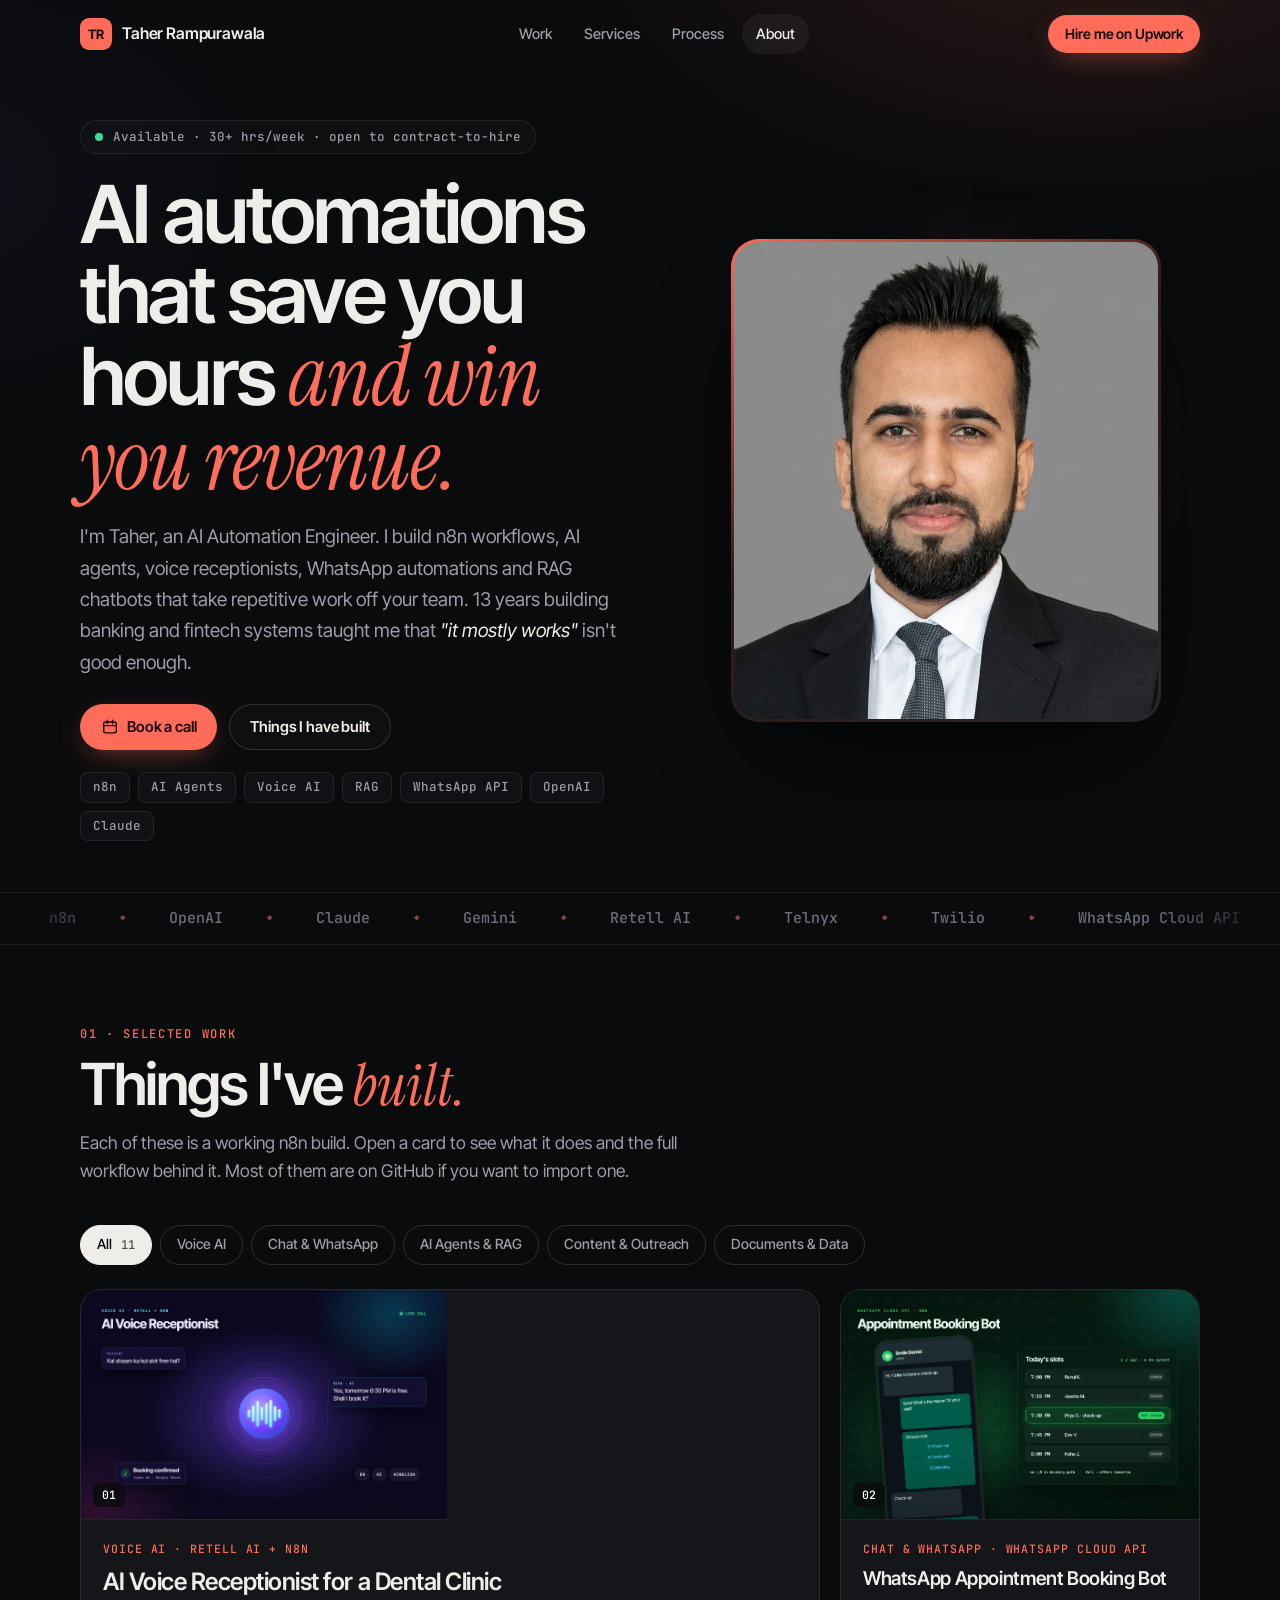
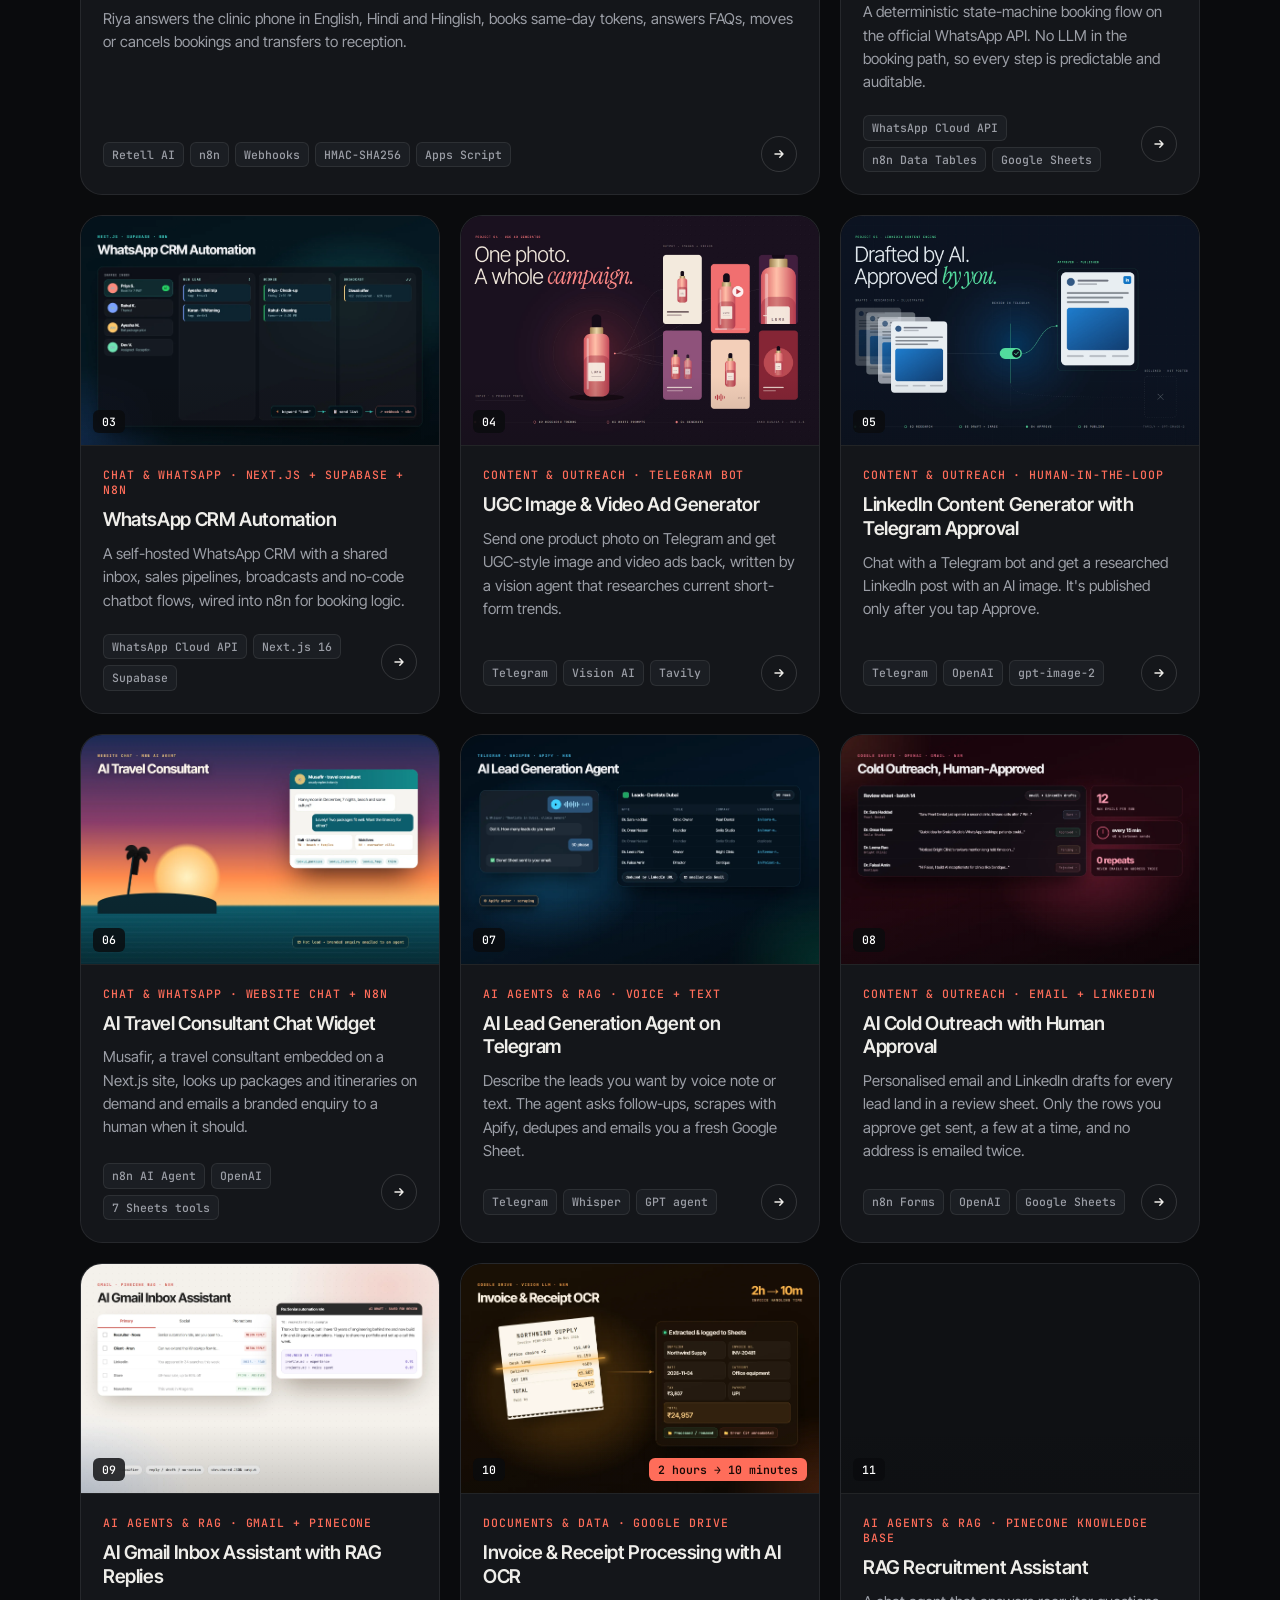
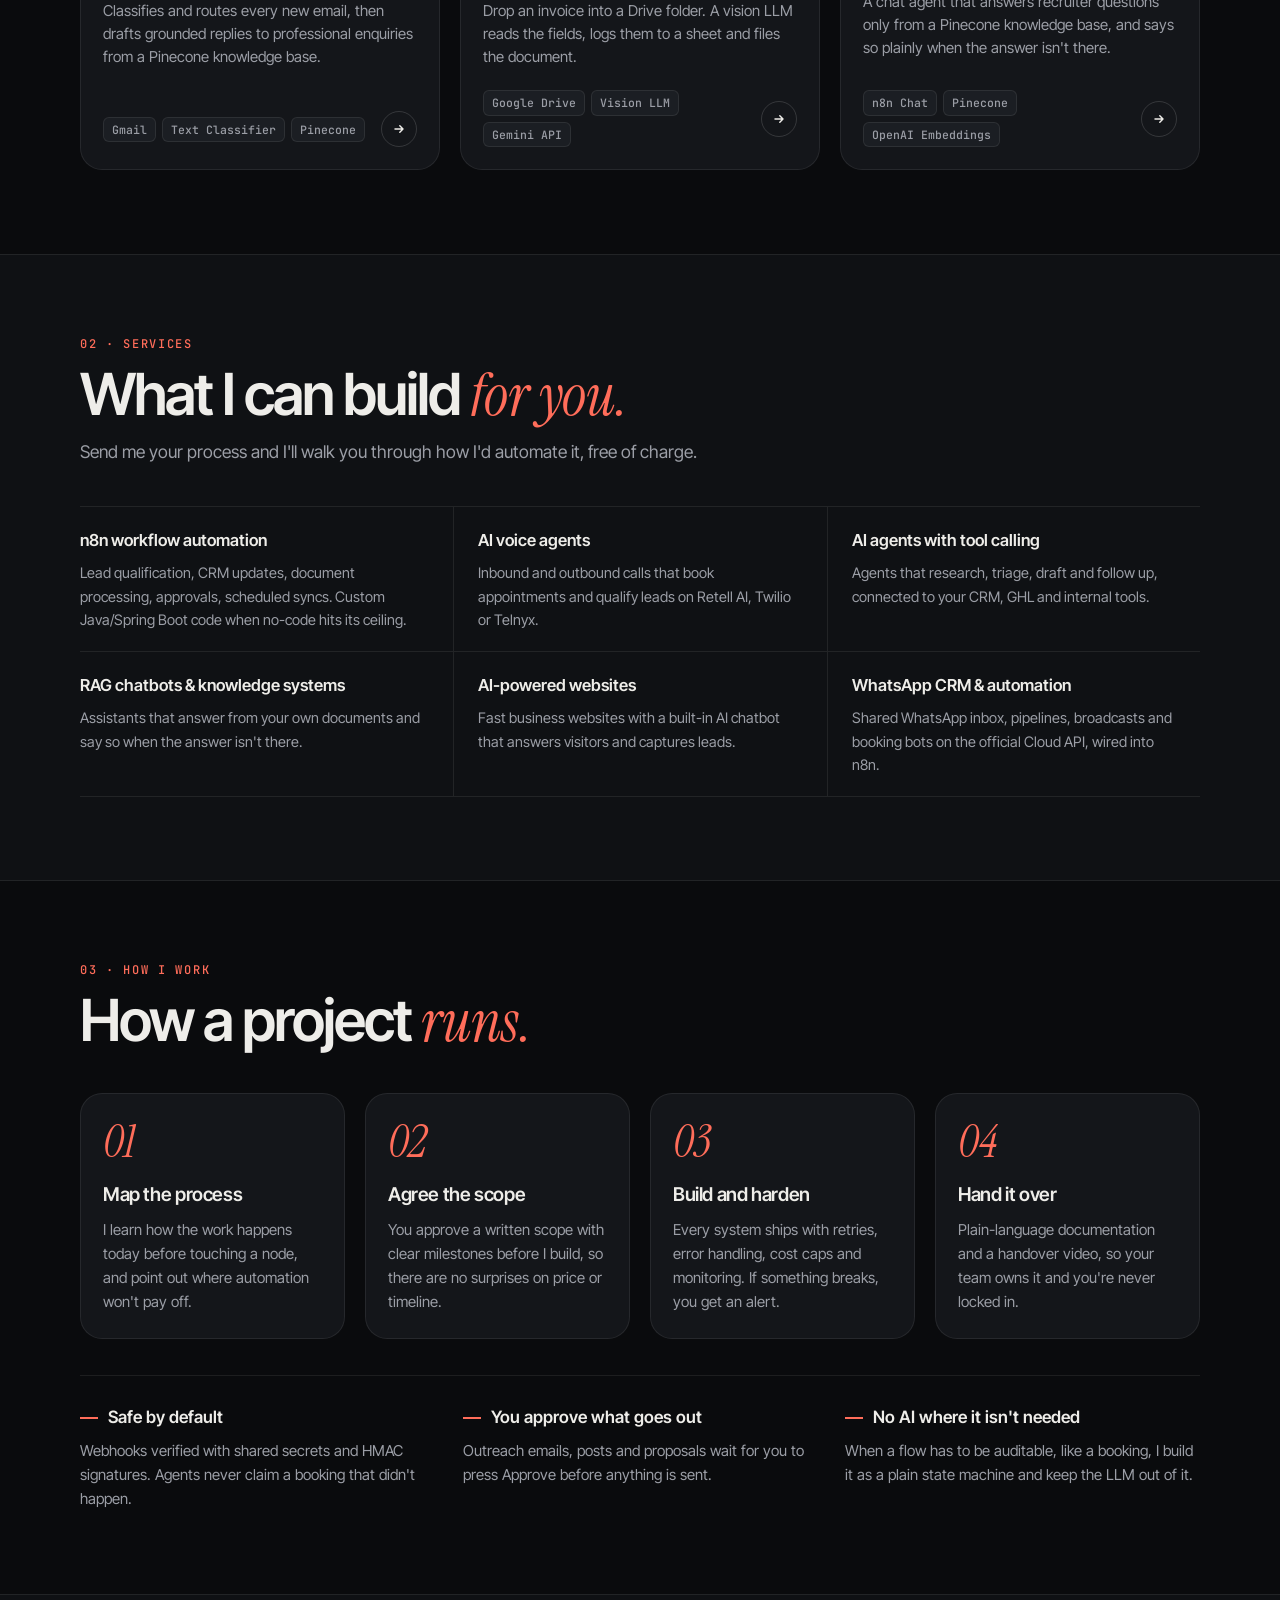
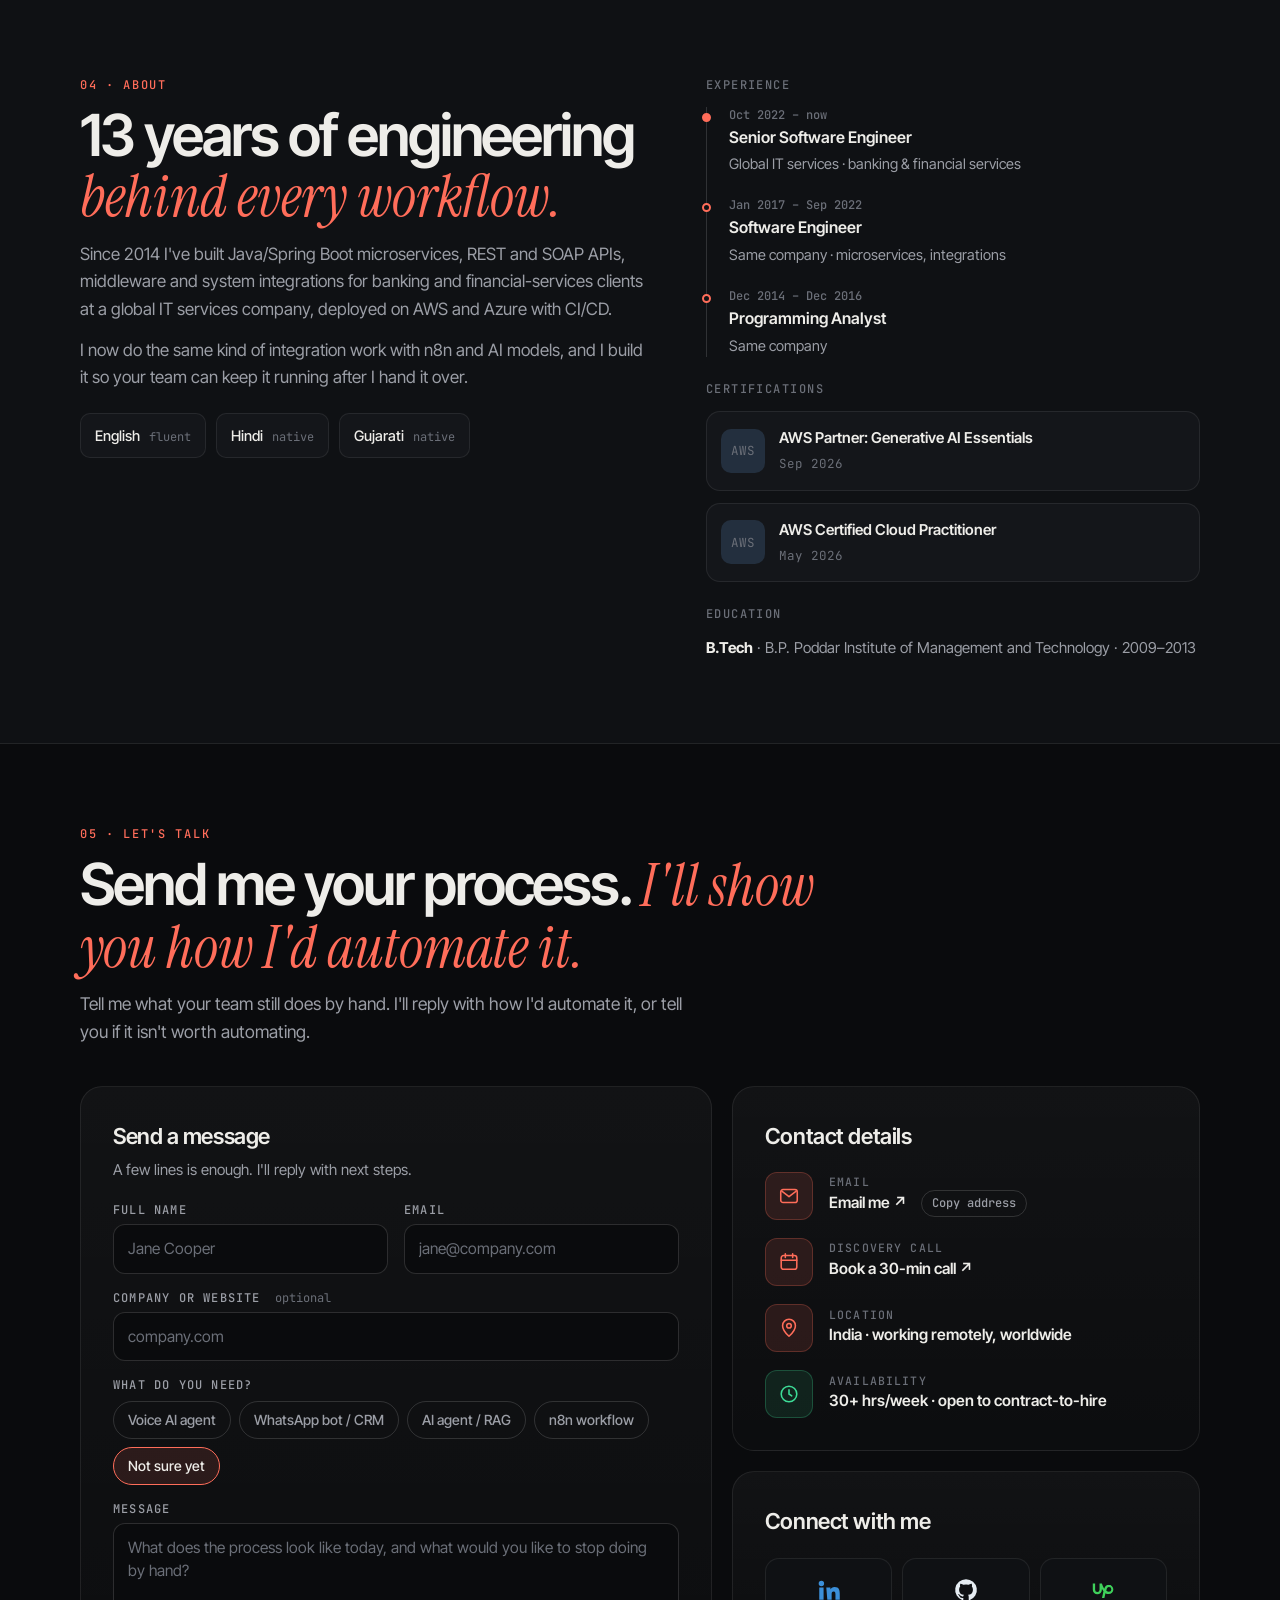
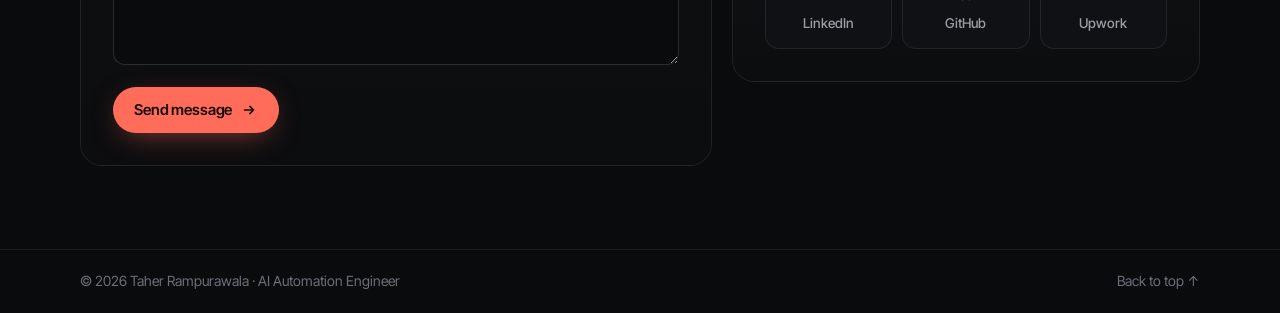
<file: index.html>
<!doctype html>
<html lang="en">
<head>
  <meta charset="utf-8" />
  <meta name="viewport" content="width=device-width, initial-scale=1" />
  <title>Taher Rampurawala · AI Automation Engineer</title>
  <meta name="description" content="n8n automations, AI agents, voice receptionists, WhatsApp CRM and RAG chatbots built by Taher Rampurawala, an AI Automation Engineer with 13 years of software engineering behind every workflow." />
  <meta property="og:title" content="Taher Rampurawala · AI Automation Engineer" />
  <meta property="og:description" content="n8n automations, AI agents, voice agents and RAG chatbots that save your team hours and win you revenue." />
  <meta property="og:type" content="website" />
  <meta property="og:image" content="assets/taher.webp" />
  <meta name="theme-color" content="#0a0b0d" />
  <link rel="icon" href="data:image/svg+xml,%3Csvg xmlns='http://www.w3.org/2000/svg' viewBox='0 0 32 32'%3E%3Crect width='32' height='32' rx='8' fill='%23ff6d5a'/%3E%3Ctext x='16' y='22' font-family='Arial' font-weight='700' font-size='15' text-anchor='middle' fill='%230a0b0d'%3ETR%3C/text%3E%3C/svg%3E" />
  <link rel="preconnect" href="https://fonts.googleapis.com" />
  <link rel="preconnect" href="https://fonts.gstatic.com" crossorigin />
  <link href="https://fonts.googleapis.com/css2?family=Instrument+Serif:ital@0;1&family=Inter+Tight:wght@400;500;600;700&family=JetBrains+Mono:wght@400;500&display=swap" rel="stylesheet" />
  <link rel="stylesheet" href="styles.css" />
</head>
<body>
  <div id="top" aria-hidden="true"></div>
  <a class="skip" href="#work">Skip to projects</a>

  <!-- ============ NAV ============ -->
  <header class="nav">
    <div class="wrap nav__inner">
      <a href="#top" class="brand" aria-label="Taher Rampurawala, home">
        <span class="brand__mark" aria-hidden="true">TR</span>
        <span class="brand__name">Taher Rampurawala</span>
      </a>
      <nav aria-label="Primary">
        <ul class="nav__links">
          <li><a href="#work">Work</a></li>
          <li><a href="#services">Services</a></li>
          <li><a href="#process">Process</a></li>
          <li><a href="#about">About</a></li>
        </ul>
      </nav>
      <a class="btn btn--primary btn--sm" href="https://www.upwork.com/freelancers/taherhi5" target="_blank" rel="noopener">Hire me on Upwork</a>
    </div>
  </header>

  <main>
    <!-- ============ HERO ============ -->
    <section class="hero">
      <div class="wrap hero__grid">
        <div class="hero__copy">
          <p class="eyebrow"><span class="dot" aria-hidden="true"></span> Available · 30+ hrs/week · open to contract-to-hire</p>
          <h1 class="hero__title">AI automations that save you hours <em>and win you revenue.</em></h1>
          <p class="hero__lede">
            I'm Taher, an AI Automation Engineer. I build n8n workflows, AI agents, voice receptionists, WhatsApp
            automations and RAG chatbots that take repetitive work off your team. 13 years building banking and
            fintech systems taught me that <span class="hl">"it mostly works"</span> isn't good enough.
          </p>
          <div class="hero__ctas">
            <a class="btn btn--primary" href="#contact" data-book>
              <svg viewBox="0 0 20 20" aria-hidden="true"><rect x="3" y="4.5" width="14" height="12" rx="2" fill="none" stroke="currentColor" stroke-width="1.6"/><path d="M3 8.5h14M7 2.5v4M13 2.5v4" fill="none" stroke="currentColor" stroke-width="1.6" stroke-linecap="round"/></svg>
              Book a call
            </a>
            <a class="btn btn--ghost" href="#work">Things I have built</a>
          </div>
          <ul class="hero__chips" aria-label="Core skills">
            <li>n8n</li><li>AI Agents</li><li>Voice AI</li><li>RAG</li><li>WhatsApp API</li><li>OpenAI</li><li>Claude</li>
          </ul>
        </div>

        <!-- Portrait with real workflow preview -->
        <figure class="hero__media">
          <div class="hero__glow" aria-hidden="true"></div>
          <div class="hero__frame">
            <img src="assets/taher.webp" width="720" height="810" alt="Taher Rampurawala, AI Automation Engineer" fetchpriority="high" />
          </div>
        </figure>
      </div>
    </section>

    <!-- ============ LOGO STRIP ============ -->
    <section class="strip" aria-label="Tools I work with">
      <div class="marquee">
        <ul class="marquee__track">
          <li>n8n</li><li>OpenAI</li><li>Claude</li><li>Gemini</li><li>Retell AI</li><li>Telnyx</li><li>Twilio</li><li>WhatsApp Cloud API</li><li>Pinecone</li><li>Postgres</li><li>Supabase</li><li>Apify</li><li>Tavily</li><li>Google Sheets</li><li>Gmail</li><li>Telegram</li><li>Go High Level</li><li>AWS</li><li>Java / Spring Boot</li><li>Docker</li>
        </ul>
        <ul class="marquee__track" aria-hidden="true">
          <li>n8n</li><li>OpenAI</li><li>Claude</li><li>Gemini</li><li>Retell AI</li><li>Telnyx</li><li>Twilio</li><li>WhatsApp Cloud API</li><li>Pinecone</li><li>Postgres</li><li>Supabase</li><li>Apify</li><li>Tavily</li><li>Google Sheets</li><li>Gmail</li><li>Telegram</li><li>Go High Level</li><li>AWS</li><li>Java / Spring Boot</li><li>Docker</li>
        </ul>
      </div>
    </section>

    <!-- ============ WORK ============ -->
    <section class="section" id="work">
      <div class="wrap">
        <div class="section__head">
          <p class="kicker">01 · Selected work</p>
          <h2 class="section__title">Things I've <em>built.</em></h2>
          <p class="section__lede">Each of these is a working n8n build. Open a card to see what it does and the full workflow behind it. Most of them are on GitHub if you want to import one.</p>
        </div>

        <div class="filters" role="tablist" aria-label="Filter projects by category">
          <button class="filter is-active" role="tab" aria-selected="true" data-filter="all">All <span>11</span></button>
          <button class="filter" role="tab" aria-selected="false" data-filter="voice">Voice AI</button>
          <button class="filter" role="tab" aria-selected="false" data-filter="chat">Chat &amp; WhatsApp</button>
          <button class="filter" role="tab" aria-selected="false" data-filter="agents">AI Agents &amp; RAG</button>
          <button class="filter" role="tab" aria-selected="false" data-filter="content">Content &amp; Outreach</button>
          <button class="filter" role="tab" aria-selected="false" data-filter="data">Documents &amp; Data</button>
        </div>

        <div class="grid" id="projects" aria-live="polite"></div>
      </div>
    </section>

    <!-- ============ SERVICES ============ -->
    <section class="section section--alt" id="services">
      <div class="wrap">
        <div class="section__head">
          <p class="kicker">02 · Services</p>
          <h2 class="section__title">What I can build <em>for you.</em></h2>
          <p class="section__lede">Send me your process and I'll walk you through how I'd automate it, free of charge.</p>
        </div>

        <ul class="caps">
          <li><strong>n8n workflow automation</strong><span>Lead qualification, CRM updates, document processing, approvals, scheduled syncs. Custom Java/Spring Boot code when no-code hits its ceiling.</span></li>
          <li><strong>AI voice agents</strong><span>Inbound and outbound calls that book appointments and qualify leads on Retell AI, Twilio or Telnyx.</span></li>
          <li><strong>AI agents with tool calling</strong><span>Agents that research, triage, draft and follow up, connected to your CRM, GHL and internal tools.</span></li>
          <li><strong>RAG chatbots &amp; knowledge systems</strong><span>Assistants that answer from your own documents and say so when the answer isn't there.</span></li>
          <li><strong>AI-powered websites</strong><span>Fast business websites with a built-in AI chatbot that answers visitors and captures leads.</span></li>
          <li><strong>WhatsApp CRM &amp; automation</strong><span>Shared WhatsApp inbox, pipelines, broadcasts and booking bots on the official Cloud API, wired into n8n.</span></li>
        </ul>
      </div>
    </section>

    <!-- ============ PROCESS ============ -->
    <section class="section" id="process">
      <div class="wrap">
        <div class="section__head">
          <p class="kicker">03 · How I work</p>
          <h2 class="section__title">How a project <em>runs.</em></h2>
        </div>
        <ol class="steps">
          <li><span class="steps__n">01</span><h3>Map the process</h3><p>I learn how the work happens today before touching a node, and point out where automation won't pay off.</p></li>
          <li><span class="steps__n">02</span><h3>Agree the scope</h3><p>You approve a written scope with clear milestones before I build, so there are no surprises on price or timeline.</p></li>
          <li><span class="steps__n">03</span><h3>Build and harden</h3><p>Every system ships with retries, error handling, cost caps and monitoring. If something breaks, you get an alert.</p></li>
          <li><span class="steps__n">04</span><h3>Hand it over</h3><p>Plain-language documentation and a handover video, so your team owns it and you're never locked in.</p></li>
        </ol>

        <div class="principles">
          <div><h3>Safe by default</h3><p>Webhooks verified with shared secrets and HMAC signatures. Agents never claim a booking that didn't happen.</p></div>
          <div><h3>You approve what goes out</h3><p>Outreach emails, posts and proposals wait for you to press Approve before anything is sent.</p></div>
          <div><h3>No AI where it isn't needed</h3><p>When a flow has to be auditable, like a booking, I build it as a plain state machine and keep the LLM out of it.</p></div>
        </div>
      </div>
    </section>

    <!-- ============ ABOUT ============ -->
    <section class="section section--alt" id="about">
      <div class="wrap about">
        <div class="about__intro">
          <p class="kicker">04 · About</p>
          <h2 class="section__title">13 years of engineering <em>behind every workflow.</em></h2>
          <p>Since 2014 I've built Java/Spring Boot microservices, REST and SOAP APIs, middleware and system integrations for banking and financial-services clients at a global IT services company, deployed on AWS and Azure with CI/CD.</p>
          <p>I now do the same kind of integration work with n8n and AI models, and I build it so your team can keep it running after I hand it over.</p>
          <ul class="langs" aria-label="Languages">
            <li>English <span>fluent</span></li><li>Hindi <span>native</span></li><li>Gujarati <span>native</span></li>
          </ul>
        </div>

        <div class="about__side">
          <h3 class="mini">Experience</h3>
          <ol class="timeline">
            <li><time>Oct 2022 – now</time><strong>Senior Software Engineer</strong><span>Global IT services · banking &amp; financial services</span></li>
            <li><time>Jan 2017 – Sep 2022</time><strong>Software Engineer</strong><span>Same company · microservices, integrations</span></li>
            <li><time>Dec 2014 – Dec 2016</time><strong>Programming Analyst</strong><span>Same company</span></li>
          </ol>
          <h3 class="mini">Certifications</h3>
          <ul class="certs">
            <li><span class="certs__badge">AWS</span><div><strong>AWS Partner: Generative AI Essentials</strong><span>Sep 2026</span></div></li>
            <li><span class="certs__badge">AWS</span><div><strong>AWS Certified Cloud Practitioner</strong><span>May 2026</span></div></li>
          </ul>
          <h3 class="mini">Education</h3>
          <p class="edu"><strong>B.Tech</strong> · B.P. Poddar Institute of Management and Technology · 2009–2013</p>
        </div>
      </div>
    </section>

    <!-- ============ CONTACT ============ -->
    <section class="section contact" id="contact">
      <div class="wrap">
        <div class="section__head">
          <p class="kicker">05 · Let's talk</p>
          <h2 class="section__title">Send me your process. <em>I'll show you how I'd automate it.</em></h2>
          <p class="section__lede">Tell me what your team still does by hand. I'll reply with how I'd automate it, or tell you if it isn't worth automating.</p>
        </div>

        <div class="contact__grid">
          <!-- Message form -->
          <form class="panel form" id="contact-form" novalidate>
            <div class="panel__head">
              <h3>Send a message</h3>
              <p>A few lines is enough. I'll reply with next steps.</p>
            </div>

            <div class="form__row">
              <label class="field">
                <span class="field__label">Full name</span>
                <input type="text" name="name" autocomplete="name" required placeholder="Jane Cooper" />
                <span class="field__err" aria-live="polite"></span>
              </label>
              <label class="field">
                <span class="field__label">Email</span>
                <input type="email" name="email" autocomplete="email" required placeholder="jane@company.com" />
                <span class="field__err" aria-live="polite"></span>
              </label>
            </div>

            <label class="field">
              <span class="field__label">Company or website <em class="field__opt">optional</em></span>
              <input type="text" name="company" autocomplete="organization" placeholder="company.com" />
            </label>

            <fieldset class="field pills">
              <legend class="field__label">What do you need?</legend>
              <label><input type="radio" name="topic" value="Voice AI agent" /><span>Voice AI agent</span></label>
              <label><input type="radio" name="topic" value="WhatsApp bot / CRM" /><span>WhatsApp bot / CRM</span></label>
              <label><input type="radio" name="topic" value="AI agent / RAG chatbot" /><span>AI agent / RAG</span></label>
              <label><input type="radio" name="topic" value="n8n workflow" /><span>n8n workflow</span></label>
              <label><input type="radio" name="topic" value="Not sure yet" checked /><span>Not sure yet</span></label>
            </fieldset>

            <label class="field">
              <span class="field__label">Message</span>
              <textarea name="message" rows="5" required placeholder="What does the process look like today, and what would you like to stop doing by hand?"></textarea>
              <span class="field__err" aria-live="polite"></span>
            </label>

            <!-- spam trap: real visitors never see or fill this -->
            <label class="hp" aria-hidden="true">Website <input type="text" name="website" tabindex="-1" autocomplete="off" /></label>

            <div class="form__foot">
              <button class="btn btn--primary" type="submit">
                Send message
                <svg viewBox="0 0 20 20" aria-hidden="true"><path d="M5 10h10m-4-4 4 4-4 4" fill="none" stroke="currentColor" stroke-width="1.8" stroke-linecap="round" stroke-linejoin="round"/></svg>
              </button>
              <p class="form__status" role="status" aria-live="polite"></p>
            </div>
          </form>

          <!-- Right column -->
          <div class="contact__side">
            <div class="panel">
              <div class="panel__head"><h3>Contact details</h3></div>
              <ul class="info">
                <li>
                  <span class="info__icon" aria-hidden="true"><svg viewBox="0 0 24 24"><rect x="3" y="5" width="18" height="14" rx="2.5" fill="none" stroke="currentColor" stroke-width="1.7"/><path d="m3.8 6.5 8.2 6.2 8.2-6.2" fill="none" stroke="currentColor" stroke-width="1.7" stroke-linejoin="round"/></svg></span>
                  <div class="info__body">
                    <span class="info__label">Email</span>
                    <div class="info__actions">
                      <a href="#" data-mail class="info__link">Email me ↗</a>
                      <button type="button" class="info__btn" data-copy-mail><span data-copy-label>Copy address</span></button>
                    </div>
                  </div>
                </li>
                <li>
                  <span class="info__icon" aria-hidden="true"><svg viewBox="0 0 24 24"><rect x="3.5" y="5" width="17" height="15" rx="2.5" fill="none" stroke="currentColor" stroke-width="1.7"/><path d="M3.5 10h17M8 3v4M16 3v4" fill="none" stroke="currentColor" stroke-width="1.7" stroke-linecap="round"/></svg></span>
                  <div class="info__body">
                    <span class="info__label">Discovery call</span>
                    <a href="#contact" data-book class="info__link">Book a 30-min call ↗</a>
                  </div>
                </li>
                <li>
                  <span class="info__icon" aria-hidden="true"><svg viewBox="0 0 24 24"><path d="M12 21s-7-6.2-7-11.5a7 7 0 0 1 14 0C19 14.8 12 21 12 21z" fill="none" stroke="currentColor" stroke-width="1.7" stroke-linejoin="round"/><circle cx="12" cy="9.5" r="2.5" fill="none" stroke="currentColor" stroke-width="1.7"/></svg></span>
                  <div class="info__body">
                    <span class="info__label">Location</span>
                    <strong>India · working remotely, worldwide</strong>
                  </div>
                </li>
                <li>
                  <span class="info__icon info__icon--ok" aria-hidden="true"><svg viewBox="0 0 24 24"><circle cx="12" cy="12" r="8.5" fill="none" stroke="currentColor" stroke-width="1.7"/><path d="M12 7.5V12l3 2" fill="none" stroke="currentColor" stroke-width="1.7" stroke-linecap="round"/></svg></span>
                  <div class="info__body">
                    <span class="info__label">Availability</span>
                    <strong>30+ hrs/week · open to contract-to-hire</strong>
                  </div>
                </li>
              </ul>
            </div>

            <div class="panel">
              <div class="panel__head"><h3>Connect with me</h3></div>
              <ul class="social">
                <li><a class="social__btn social__btn--in" href="https://www.linkedin.com/in/taher-rampurawala-747a525b" target="_blank" rel="noopener">
                  <svg viewBox="0 0 24 24" aria-hidden="true"><path fill="currentColor" d="M4.98 3.5a2.5 2.5 0 1 1 0 5 2.5 2.5 0 0 1 0-5zM3 9.75h4V21H3zM9.5 9.75h3.8v1.6h.06c.53-1 1.84-2.06 3.79-2.06 4.05 0 4.8 2.67 4.8 6.13V21h-4v-4.9c0-1.17-.02-2.67-1.63-2.67-1.63 0-1.88 1.27-1.88 2.59V21h-4z"/></svg>
                  <span>LinkedIn</span></a></li>
                <li><a class="social__btn social__btn--gh" href="https://github.com/taher-rampurawala" target="_blank" rel="noopener">
                  <svg viewBox="0 0 24 24" aria-hidden="true"><path fill="currentColor" d="M12 2a10 10 0 0 0-3.16 19.49c.5.09.68-.22.68-.48v-1.7c-2.78.6-3.37-1.34-3.37-1.34-.45-1.16-1.11-1.47-1.11-1.47-.91-.62.07-.6.07-.6 1 .07 1.53 1.03 1.53 1.03.9 1.52 2.34 1.08 2.91.83.09-.65.35-1.08.63-1.33-2.22-.25-4.55-1.11-4.55-4.94 0-1.09.39-1.980 1.03-2.68-.1-.25-.45-1.27.1-2.64 0 0 .84-.27 2.75 1.02a9.6 9.6 0 0 1 5 0c1.91-1.29 2.75-1.02 2.75-1.02.55 1.37.2 2.39.1 2.64.64.7 1.03 1.59 1.03 2.68 0 3.84-2.34 4.68-4.57 4.93.36.31.68.92.68 1.85v2.74c0 .27.18.58.69.48A10 10 0 0 0 12 2z"/></svg>
                  <span>GitHub</span></a></li>
                <li><a class="social__btn social__btn--up" href="https://www.upwork.com/freelancers/taherhi5" target="_blank" rel="noopener">
                  <svg viewBox="0 0 24 24" aria-hidden="true"><path fill="currentColor" d="M17.5 7.2c-2.1 0-3.7 1.36-4.38 3.6-.97-1.47-1.72-3.23-2.15-4.72H8.8v5.67a2.03 2.03 0 1 1-4.06 0V6.08H2.57v5.67a4.2 4.2 0 1 0 8.4 0v-.95c.4.83.88 1.66 1.43 2.4l-1.32 6.22h2.22l.96-4.5c.85.55 1.830.88 2.98.88a4.3 4.3 0 0 0 0-8.6zm0 6.43c-.86 0-1.7-.37-2.450-.95l.22-.88v-.03c.16-.94.69-2.5 2.23-2.5a2.18 2.18 0 0 1 0 4.36z"/></svg>
                  <span>Upwork</span></a></li>
              </ul>
            </div>
          </div>
        </div>
        <p class="toast" role="status" aria-live="polite" hidden>Email address copied</p>
      </div>
    </section>
  </main>

  <footer class="footer">
    <div class="wrap footer__inner">
      <span>© <span id="year">2026</span> Taher Rampurawala · AI Automation Engineer</span>
      <a href="#top">Back to top ↑</a>
    </div>
  </footer>

  <!-- Project detail dialog -->
  <dialog class="modal" id="modal" aria-labelledby="modal-title">
    <div class="modal__inner">
      <button class="modal__close" type="button" aria-label="Close project details" data-close>
        <svg viewBox="0 0 20 20" aria-hidden="true"><path d="M5 5l10 10M15 5 5 15" stroke="currentColor" stroke-width="1.8" stroke-linecap="round"/></svg>
      </button>
      <div class="modal__body" id="modal-body"></div>
    </div>
  </dialog>

  <script src="script.js"></script>
</body>
</html>
</file>
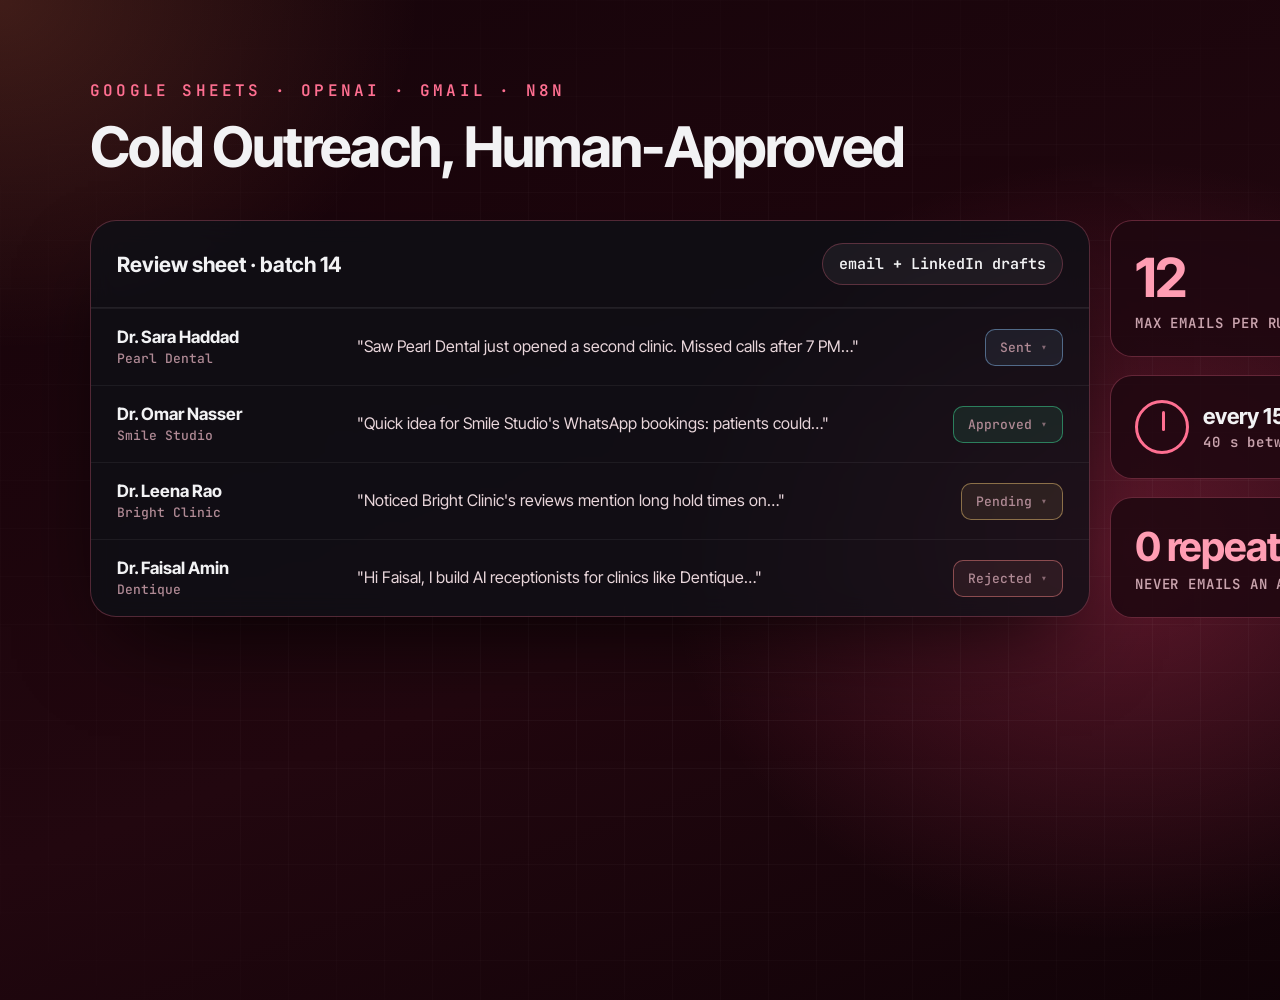
<file: assets/covers/src/cold-outreach.html>
<!doctype html>
<html lang="en"><head><meta charset="utf-8" /><title>Cover · Cold Outreach</title>
<link rel="stylesheet" href="base.css" />
<style>
  body { --a: #ff6f91; --bg: radial-gradient(700px 600px at 70% 55%, rgba(255,70,120,.28), transparent 65%), radial-gradient(600px 500px at 0% 0%, rgba(255,140,90,.18), transparent 70%), linear-gradient(160deg, #16040a, #22070f 55%, #0d0206); --edge: rgba(255,111,145,.28); }
  .review { left: 90px; top: 220px; width: 1000px; padding: 0; overflow: hidden; }
  .r__bar { display: flex; align-items: center; justify-content: space-between; padding: 22px 26px; border-bottom: 1px solid rgba(255,255,255,.08); }
  .r__bar b { font-size: 21px; }
  .row { display: grid; grid-template-columns: 220px 1fr 170px; gap: 20px; align-items: center; padding: 18px 26px; border-top: 1px solid rgba(255,255,255,.06); }
  .row b { display: block; font-size: 17px; }
  .row span { font: 500 13px "JetBrains Mono", monospace; color: #b08a95; }
  .row p { font-size: 16px; line-height: 1.45; color: #e9d6db; }
  .st { justify-self: end; display: inline-flex; align-items: center; gap: 8px; padding: 9px 14px; border-radius: 10px; font: 600 14px "JetBrains Mono", monospace; border: 1px solid; }
  .st::after { content: "▾"; opacity: .7; }
  .ap { color: #3ddc97; border-color: rgba(61,220,151,.5); background: rgba(61,220,151,.1); }
  .se { color: #8fc7ff; border-color: rgba(143,199,255,.45); background: rgba(143,199,255,.08); }
  .rj { color: #ff8a8a; border-color: rgba(255,138,138,.45); background: rgba(255,138,138,.08); }
  .pe { color: #ffd27a; border-color: rgba(255,210,122,.45); background: rgba(255,210,122,.08); }
  .side { position: absolute; right: 90px; top: 220px; width: 400px; display: grid; gap: 18px; }
  .card { padding: 24px; border-radius: 22px; background: rgba(30,8,16,.85); border: 1px solid rgba(255,111,145,.3); }
  .card .big { font-size: 54px; font-weight: 700; letter-spacing: -0.03em; color: #ff9db3; }
  .card p { margin-top: 4px; font: 600 14px "JetBrains Mono", monospace; color: #c9a3ad; letter-spacing: .06em; }
  .clock { display: flex; align-items: center; gap: 14px; }
  .clock i { width: 54px; height: 54px; border-radius: 50%; border: 3px solid #ff6f91; position: relative; flex: none; }
  .clock i::before { content: ""; position: absolute; left: 24px; top: 8px; width: 3px; height: 20px; background: #ff6f91; border-radius: 2px; }
  .clock b { font-size: 22px; }
</style></head>
<body class="pattern-grid">
  <div class="head"><p>Google Sheets · OpenAI · Gmail · n8n</p><h1>Cold Outreach, Human-Approved</h1></div>
  <div class="glass review">
    <div class="r__bar"><b>Review sheet · batch 14</b><span class="chip">email + LinkedIn drafts</span></div>
    <div class="row"><div><b>Dr. Sara Haddad</b><span>Pearl Dental</span></div><p>"Saw Pearl Dental just opened a second clinic. Missed calls after 7 PM…"</p><span class="st se">Sent</span></div>
    <div class="row"><div><b>Dr. Omar Nasser</b><span>Smile Studio</span></div><p>"Quick idea for Smile Studio's WhatsApp bookings: patients could…"</p><span class="st ap">Approved</span></div>
    <div class="row"><div><b>Dr. Leena Rao</b><span>Bright Clinic</span></div><p>"Noticed Bright Clinic's reviews mention long hold times on…"</p><span class="st pe">Pending</span></div>
    <div class="row"><div><b>Dr. Faisal Amin</b><span>Dentique</span></div><p>"Hi Faisal, I build AI receptionists for clinics like Dentique…"</p><span class="st rj">Rejected</span></div>
  </div>
  <div class="side">
    <div class="card"><span class="big">12</span><p>MAX EMAILS PER RUN</p></div>
    <div class="card clock"><i></i><div><b>every 15 min</b><p>40 s between sends</p></div></div>
    <div class="card"><span class="big" style="font-size:40px">0 repeats</span><p>NEVER EMAILS AN ADDRESS TWICE</p></div>
  </div>
</body></html>
</file>
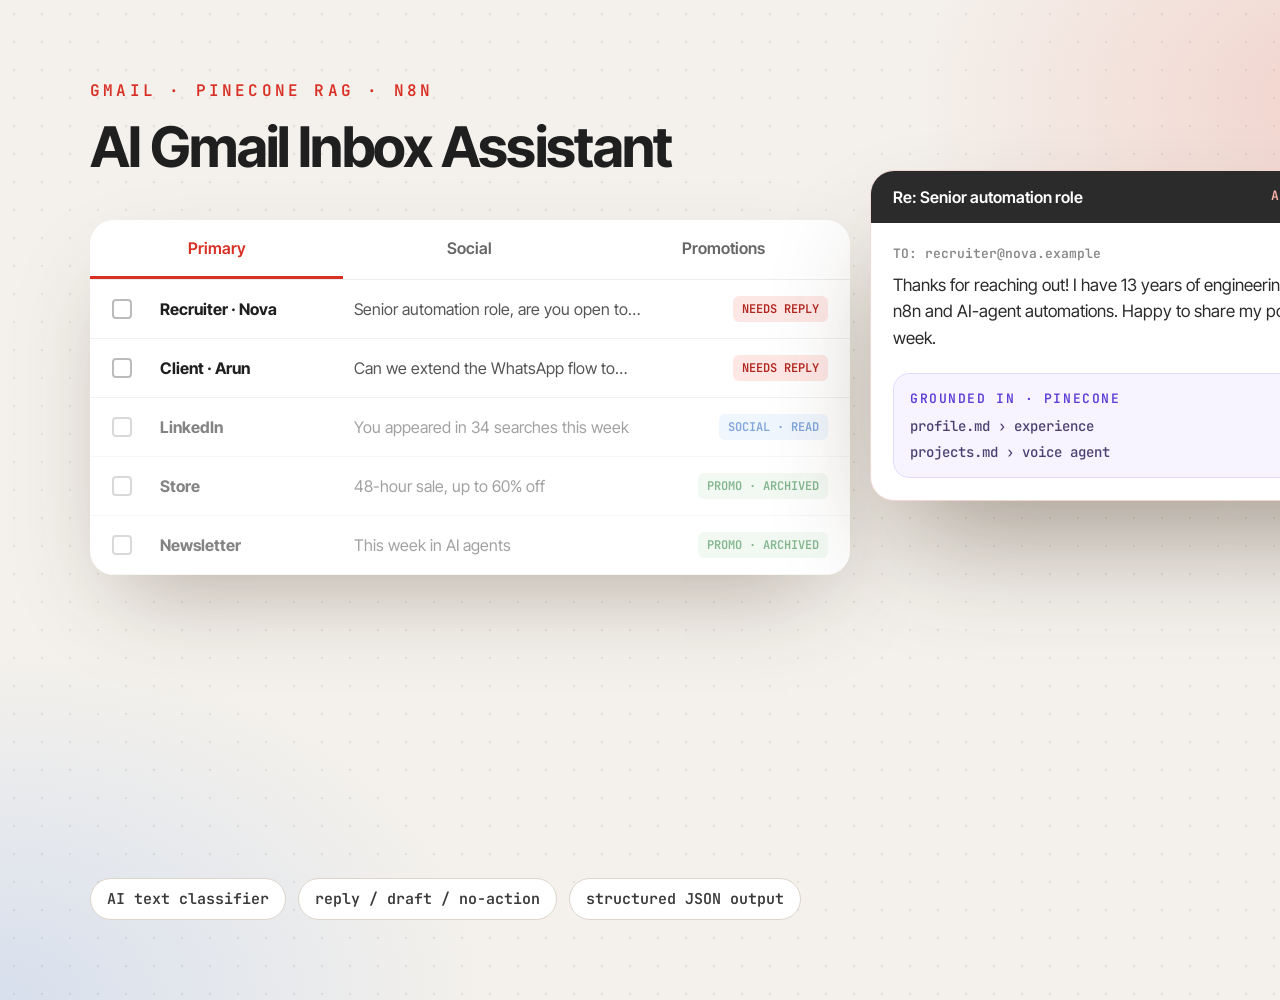
<file: assets/covers/src/gmail-assistant.html>
<!doctype html>
<html lang="en"><head><meta charset="utf-8" /><title>Cover · Gmail Assistant</title>
<link rel="stylesheet" href="base.css" />
<style>
  body { --a: #d93025; --ink: #1f1f1f; --muted: #6b6b6b; --bg: radial-gradient(700px 500px at 85% 10%, rgba(234,67,53,.18), transparent 65%), radial-gradient(700px 500px at 0% 100%, rgba(66,133,244,.16), transparent 70%), #f4f1ec; }
  .pattern::before { content: ""; position: absolute; inset: 0; background-image: radial-gradient(rgba(0,0,0,.07) 1px, transparent 1.4px); background-size: 28px 28px; }
  .inbox { position: absolute; left: 90px; top: 220px; width: 760px; border-radius: 24px; background: #fff; box-shadow: 0 40px 90px -30px rgba(60,40,20,.35); overflow: hidden; }
  .tabs { display: flex; border-bottom: 1px solid #ececec; }
  .tabs span { flex: 1; padding: 18px; text-align: center; font-weight: 600; font-size: 16px; color: #666; border-bottom: 3px solid transparent; }
  .tabs .on { color: #d93025; border-color: #d93025; }
  .mail { display: grid; grid-template-columns: 34px 180px 1fr auto; gap: 14px; align-items: center; padding: 16px 22px; border-bottom: 1px solid #f1f1f1; font-size: 16px; }
  .mail b { font-weight: 700; }
  .mail p { color: #555; white-space: nowrap; overflow: hidden; text-overflow: ellipsis; }
  .mail .chk { width: 20px; height: 20px; border: 2px solid #bbb; border-radius: 4px; }
  .lbl { font: 600 12px "JetBrains Mono", monospace; padding: 5px 9px; border-radius: 6px; }
  .l1 { background: #fde7e5; color: #b3261e; } .l2 { background: #e3effd; color: #1a5bbf; } .l3 { background: #e8f5e9; color: #1e7b34; }
  .mail.read { opacity: .55; }
  .draft { position: absolute; right: 90px; top: 170px; width: 640px; border-radius: 24px; background: #fff; box-shadow: 0 60px 120px -30px rgba(60,40,20,.45); overflow: hidden; border: 1px solid #f1d6d2; }
  .d__bar { padding: 16px 22px; background: #2b2b2b; color: #fff; font-weight: 600; font-size: 16px; display: flex; justify-content: space-between; }
  .d__bar span { font: 600 13px "JetBrains Mono", monospace; color: #ffb4ab; }
  .d__body { padding: 22px; font-size: 17px; line-height: 1.55; color: #2b2b2b; }
  .d__body small { display: block; font: 600 13px "JetBrains Mono", monospace; color: #888; margin-bottom: 10px; }
  .src { margin: 0 22px 22px; padding: 16px; border-radius: 16px; background: #f7f4ff; border: 1px solid #e2dbff; }
  .src .label { color: #5b3fd6; }
  .src div { margin-top: 10px; display: grid; gap: 8px; }
  .src span { font: 500 14px "JetBrains Mono", monospace; color: #4a4170; display: flex; justify-content: space-between; }
  .src em { font-style: normal; color: #5b3fd6; font-weight: 600; }
  .route { position: absolute; left: 90px; bottom: 80px; display: flex; gap: 12px; }
  .route .chip { color: #3a3a3a; border-color: #ddd5cc; background: #fff; }
</style></head>
<body class="pattern">
  <div class="head"><p>Gmail · Pinecone RAG · n8n</p><h1>AI Gmail Inbox Assistant</h1></div>
  <div class="inbox">
    <div class="tabs"><span class="on">Primary</span><span>Social</span><span>Promotions</span></div>
    <div class="mail"><i class="chk"></i><b>Recruiter · Nova</b><p>Senior automation role, are you open to…</p><span class="lbl l1">NEEDS REPLY</span></div>
    <div class="mail"><i class="chk"></i><b>Client · Arun</b><p>Can we extend the WhatsApp flow to…</p><span class="lbl l1">NEEDS REPLY</span></div>
    <div class="mail read"><i class="chk"></i><b>LinkedIn</b><p>You appeared in 34 searches this week</p><span class="lbl l2">SOCIAL · READ</span></div>
    <div class="mail read"><i class="chk"></i><b>Store</b><p>48-hour sale, up to 60% off</p><span class="lbl l3">PROMO · ARCHIVED</span></div>
    <div class="mail read"><i class="chk"></i><b>Newsletter</b><p>This week in AI agents</p><span class="lbl l3">PROMO · ARCHIVED</span></div>
  </div>
  <div class="draft">
    <div class="d__bar">Re: Senior automation role <span>AI DRAFT · SAVED FOR REVIEW</span></div>
    <div class="d__body"><small>TO: recruiter@nova.example</small>Thanks for reaching out! I have 13 years of engineering behind me and now build n8n and AI-agent automations. Happy to share my portfolio and set up a call this week.</div>
    <div class="src"><p class="label">Grounded in · Pinecone</p><div><span>profile.md › experience <em>0.91</em></span><span>projects.md › voice agent <em>0.87</em></span></div></div>
  </div>
  <div class="route"><span class="chip">AI text classifier</span><span class="chip">reply / draft / no-action</span><span class="chip">structured JSON output</span></div>
</body></html>
</file>
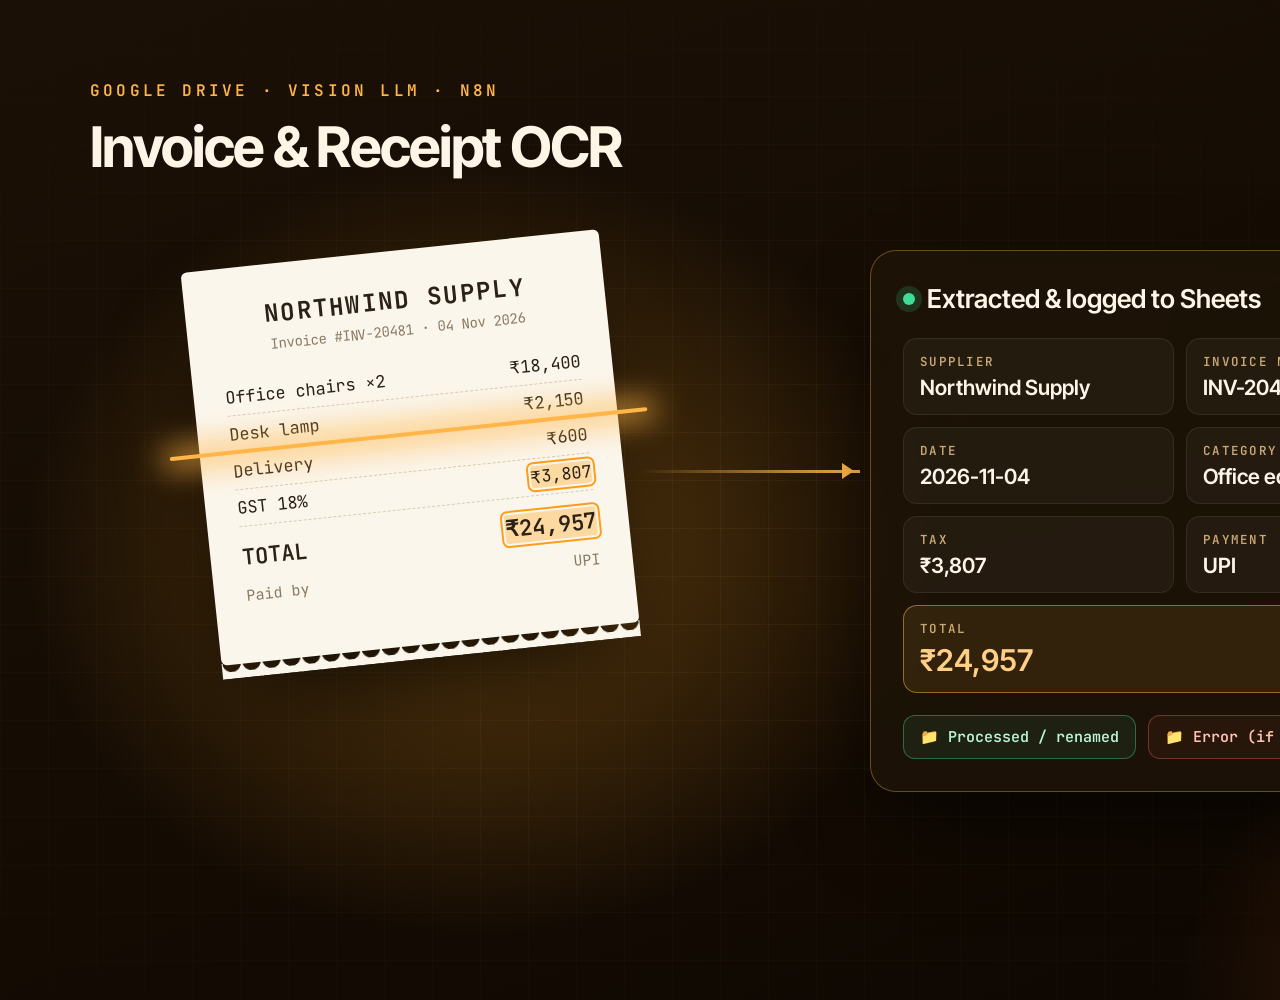
<file: assets/covers/src/invoice-ocr.html>
<!doctype html>
<html lang="en">
<head>
<meta charset="utf-8" />
<title>Cover · Invoice OCR</title>
<link href="https://fonts.googleapis.com/css2?family=Inter+Tight:wght@400;500;600;700&family=JetBrains+Mono:wght@500;600&display=swap" rel="stylesheet" />
<style>
  * { box-sizing: border-box; margin: 0; padding: 0; }
  html, body { width: 1600px; height: 1000px; overflow: hidden; }
  body {
    position: relative; font-family: "Inter Tight", sans-serif; color: #fff5e6; -webkit-font-smoothing: antialiased;
    background:
      radial-gradient(700px 600px at 30% 55%, rgba(255, 170, 40, .32), transparent 65%),
      radial-gradient(600px 500px at 100% 100%, rgba(255, 110, 40, .25), transparent 70%),
      linear-gradient(160deg, #1a1006, #140b03 60%, #0d0702);
  }
  body::before { content: ""; position: absolute; inset: 0; background-image: linear-gradient(rgba(255,200,120,.06) 1px, transparent 1px), linear-gradient(90deg, rgba(255,200,120,.06) 1px, transparent 1px); background-size: 48px 48px; mask-image: radial-gradient(70% 70% at 40% 55%, #000, transparent); }

  .head { position: absolute; left: 90px; top: 80px; }
  .head p { font: 600 16px "JetBrains Mono", monospace; letter-spacing: .2em; color: #ffb547; text-transform: uppercase; }
  .head h1 { margin-top: 12px; font-size: 56px; font-weight: 700; letter-spacing: -0.03em; }
  .result { position: absolute; right: 90px; top: 84px; text-align: right; }
  .result b { display: block; font-size: 52px; font-weight: 700; letter-spacing: -0.03em; color: #ffb547; }
  .result span { font: 600 15px "JetBrains Mono", monospace; letter-spacing: .1em; color: #d9b98c; }

  /* receipt */
  .receipt { position: absolute; left: 200px; top: 250px; width: 420px; padding: 34px 32px 50px; background: #fbf6ec; color: #2b2116; border-radius: 6px; transform: rotate(-6deg); box-shadow: 0 50px 100px -30px rgba(0,0,0,.85); font-family: "JetBrains Mono", monospace; }
  .receipt::after { content: ""; position: absolute; left: 0; right: 0; bottom: -14px; height: 16px; background: radial-gradient(circle at 10px 0, transparent 9px, #fbf6ec 9.5px) 0 0 / 20px 16px repeat-x; }
  .receipt h3 { font-size: 24px; text-align: center; letter-spacing: .1em; }
  .receipt .sub { text-align: center; font-size: 14px; color: #8a7a64; margin: 6px 0 22px; }
  .row { display: flex; justify-content: space-between; font-size: 17px; padding: 7px 0; border-bottom: 1px dashed #d8ccb6; }
  .row.total { font-size: 22px; font-weight: 600; border: 0; padding-top: 16px; }
  .hl { background: rgba(255, 181, 71, .45); outline: 2px solid #ff9d1a; outline-offset: 2px; border-radius: 3px; }
  .scan { position: absolute; left: -30px; right: -30px; top: 46%; height: 4px; background: #ffb547; box-shadow: 0 0 30px 8px rgba(255,181,71,.8); border-radius: 4px; }

  /* beams to card */
  .beam { position: absolute; left: 640px; top: 470px; width: 220px; height: 3px; background: linear-gradient(90deg, rgba(255,181,71,0), #ffb547); }
  .beam::after { content: ""; position: absolute; right: -2px; top: -7px; border: 8px solid transparent; border-left: 12px solid #ffb547; }

  /* extracted card */
  .card { position: absolute; right: 110px; top: 250px; width: 620px; padding: 32px; border-radius: 26px; background: rgba(30, 20, 8, .82); border: 1px solid rgba(255,181,71,.35); backdrop-filter: blur(10px); box-shadow: 0 40px 90px -30px rgba(0,0,0,.8); }
  .card h2 { font-size: 26px; font-weight: 600; display: flex; align-items: center; gap: 12px; }
  .card h2 i { width: 12px; height: 12px; border-radius: 50%; background: #3ddc97; box-shadow: 0 0 0 7px rgba(61,220,151,.16); }
  .fields { margin-top: 24px; display: grid; grid-template-columns: 1fr 1fr; gap: 12px; }
  .f { padding: 14px 16px; border-radius: 14px; background: rgba(255,255,255,.04); border: 1px solid rgba(255,255,255,.08); }
  .f small { display: block; font: 600 12.5px "JetBrains Mono", monospace; letter-spacing: .1em; color: #c9a777; }
  .f b { display: block; margin-top: 5px; font-size: 21px; font-weight: 600; }
  .f--total { grid-column: span 2; border-color: rgba(255,181,71,.5); background: rgba(255,181,71,.1); }
  .f--total b { font-size: 30px; color: #ffcf85; }
  .folders { margin-top: 22px; display: flex; gap: 12px; }
  .folders span { display: flex; align-items: center; gap: 10px; padding: 11px 16px; border-radius: 12px; font: 600 15px "JetBrains Mono", monospace; border: 1px solid rgba(61,220,151,.4); color: #b9f3d6; background: rgba(61,220,151,.08); }
  .folders span.err { border-color: rgba(255,110,90,.35); color: #ffc2b5; background: rgba(255,110,90,.06); }
</style>
</head>
<body>
  <div class="head"><p>Google Drive · Vision LLM · n8n</p><h1>Invoice &amp; Receipt OCR</h1></div>
  <div class="result"><b>2h → 10m</b><span>INVOICE HANDLING TIME</span></div>

  <div class="receipt">
    <h3>NORTHWIND SUPPLY</h3>
    <p class="sub">Invoice #INV-20481 · 04 Nov 2026</p>
    <div class="row"><span>Office chairs ×2</span><span>₹18,400</span></div>
    <div class="row"><span>Desk lamp</span><span>₹2,150</span></div>
    <div class="row"><span>Delivery</span><span>₹600</span></div>
    <div class="row"><span>GST 18%</span><span class="hl">₹3,807</span></div>
    <div class="row total"><span>TOTAL</span><span class="hl">₹24,957</span></div>
    <div class="row" style="border:0;font-size:15px;color:#8a7a64"><span>Paid by</span><span>UPI</span></div>
    <div class="scan"></div>
  </div>

  <div class="beam"></div>

  <div class="card">
    <h2><i></i>Extracted &amp; logged to Sheets</h2>
    <div class="fields">
      <div class="f"><small>SUPPLIER</small><b>Northwind Supply</b></div>
      <div class="f"><small>INVOICE NO.</small><b>INV-20481</b></div>
      <div class="f"><small>DATE</small><b>2026-11-04</b></div>
      <div class="f"><small>CATEGORY</small><b>Office equipment</b></div>
      <div class="f"><small>TAX</small><b>₹3,807</b></div>
      <div class="f"><small>PAYMENT</small><b>UPI</b></div>
      <div class="f f--total"><small>TOTAL</small><b>₹24,957</b></div>
    </div>
    <div class="folders"><span>📁 Processed / renamed</span><span class="err">📁 Error (if unreadable)</span></div>
  </div>
</body>
</html>
</file>
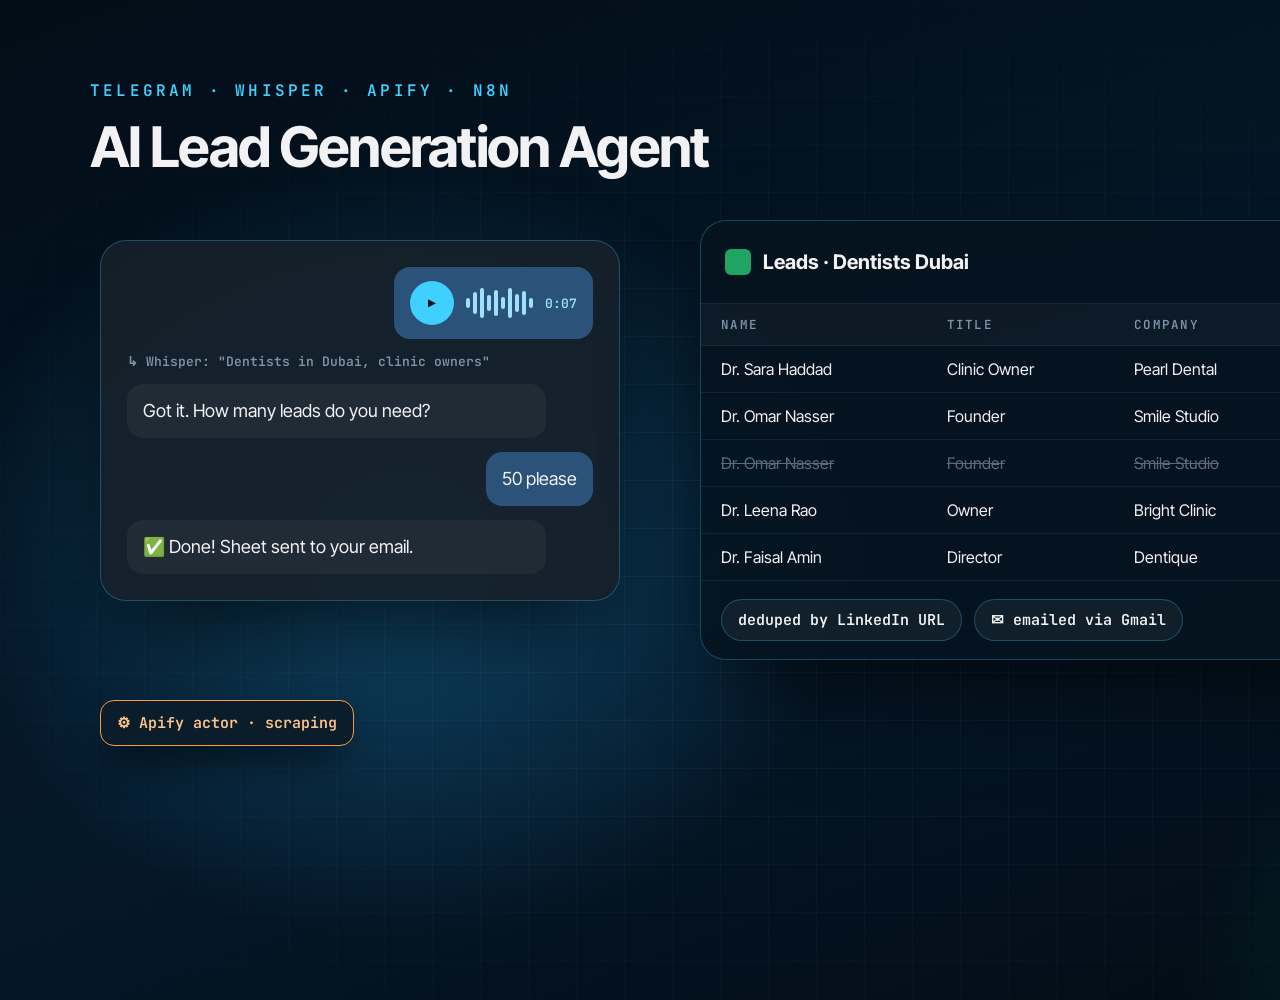
<file: assets/covers/src/lead-gen-agent.html>
<!doctype html>
<html lang="en"><head><meta charset="utf-8" /><title>Cover · Lead Gen Agent</title>
<link rel="stylesheet" href="base.css" />
<style>
  body { --a: #3fd0ff; --bg: radial-gradient(700px 600px at 25% 55%, rgba(34,158,217,.35), transparent 65%), radial-gradient(600px 500px at 100% 100%, rgba(0,200,140,.22), transparent 70%), linear-gradient(160deg, #020d17, #05182a 55%, #020a12); --edge: rgba(63,208,255,.28); }
  .tg { left: 100px; top: 240px; width: 520px; padding: 26px; display: grid; gap: 14px; background: rgba(23,33,43,.9); }
  .m { max-width: 90%; padding: 14px 16px; border-radius: 16px; font-size: 18px; line-height: 1.45; background: #202b36; }
  .m.me { margin-left: auto; background: #2b5278; }
  .voice { display: flex; align-items: center; gap: 12px; }
  .voice .pl { width: 44px; height: 44px; border-radius: 50%; background: #3fd0ff; color: #02131f; display: grid; place-items: center; font-weight: 700; }
  .wave { display: flex; gap: 3px; align-items: center; height: 34px; }
  .wave i { width: 4px; border-radius: 2px; background: #9fdfff; }
  .voice span { font: 600 13px "JetBrains Mono", monospace; color: #9fdfff; }
  .whisper { font: 600 13px "JetBrains Mono", monospace; color: #7d93a8; }
  .sheet { left: 700px; top: 220px; width: 800px; padding: 0; overflow: hidden; background: rgba(6,20,32,.92); }
  .sheet__bar { display: flex; align-items: center; justify-content: space-between; padding: 20px 24px; border-bottom: 1px solid rgba(255,255,255,.08); }
  .sheet__bar b { font-size: 20px; display: flex; align-items: center; gap: 12px; }
  .sheet__bar b::before { content: ""; width: 26px; height: 26px; border-radius: 6px; background: #1fa463; }
  table { width: 100%; border-collapse: collapse; font-size: 16px; }
  th { text-align: left; padding: 12px 20px; font: 600 12.5px "JetBrains Mono", monospace; letter-spacing: .1em; color: #7d93a8; background: rgba(255,255,255,.03); }
  td { padding: 13px 20px; border-top: 1px solid rgba(255,255,255,.06); }
  td.in { color: #3fd0ff; font: 500 14px "JetBrains Mono", monospace; }
  tr.dup td { color: #5b6b7a; text-decoration: line-through; }
  .foot { display: flex; gap: 12px; padding: 18px 20px; border-top: 1px solid rgba(255,255,255,.08); }
  .apify { position: absolute; left: 100px; top: 700px; z-index: 3; padding: 12px 16px; border-radius: 14px; background: #0b1d2b; border: 1px solid #ff9a3c; color: #ffc48a; font: 600 15px "JetBrains Mono", monospace; box-shadow: 0 20px 40px -12px rgba(0,0,0,.9); }
</style></head>
<body class="pattern-grid">
  <div class="head"><p>Telegram · Whisper · Apify · n8n</p><h1>AI Lead Generation Agent</h1></div>
  <div class="glass tg">
    <div class="m me voice"><span class="pl">▶</span><span class="wave"><i style="height:10px"></i><i style="height:22px"></i><i style="height:30px"></i><i style="height:16px"></i><i style="height:26px"></i><i style="height:12px"></i><i style="height:30px"></i><i style="height:18px"></i><i style="height:24px"></i><i style="height:10px"></i></span><span>0:07</span></div>
    <p class="whisper">↳ Whisper: "Dentists in Dubai, clinic owners"</p>
    <div class="m">Got it. How many leads do you need?</div>
    <div class="m me">50 please</div>
    <div class="m">✅ Done! Sheet sent to your email.</div>
  </div>
  <span class="apify">⚙ Apify actor · scraping</span>
  <div class="glass sheet">
    <div class="sheet__bar"><b>Leads · Dentists Dubai</b><span class="chip">50 rows</span></div>
    <table>
      <tr><th>NAME</th><th>TITLE</th><th>COMPANY</th><th>LINKEDIN</th></tr>
      <tr><td>Dr. Sara Haddad</td><td>Clinic Owner</td><td>Pearl Dental</td><td class="in">in/sara-h…</td></tr>
      <tr><td>Dr. Omar Nasser</td><td>Founder</td><td>Smile Studio</td><td class="in">in/omar-n…</td></tr>
      <tr class="dup"><td>Dr. Omar Nasser</td><td>Founder</td><td>Smile Studio</td><td>duplicate</td></tr>
      <tr><td>Dr. Leena Rao</td><td>Owner</td><td>Bright Clinic</td><td class="in">in/leena-r…</td></tr>
      <tr><td>Dr. Faisal Amin</td><td>Director</td><td>Dentique</td><td class="in">in/faisal-a…</td></tr>
    </table>
    <div class="foot"><span class="chip">deduped by LinkedIn URL</span><span class="chip">✉ emailed via Gmail</span></div>
  </div>
</body></html>
</file>
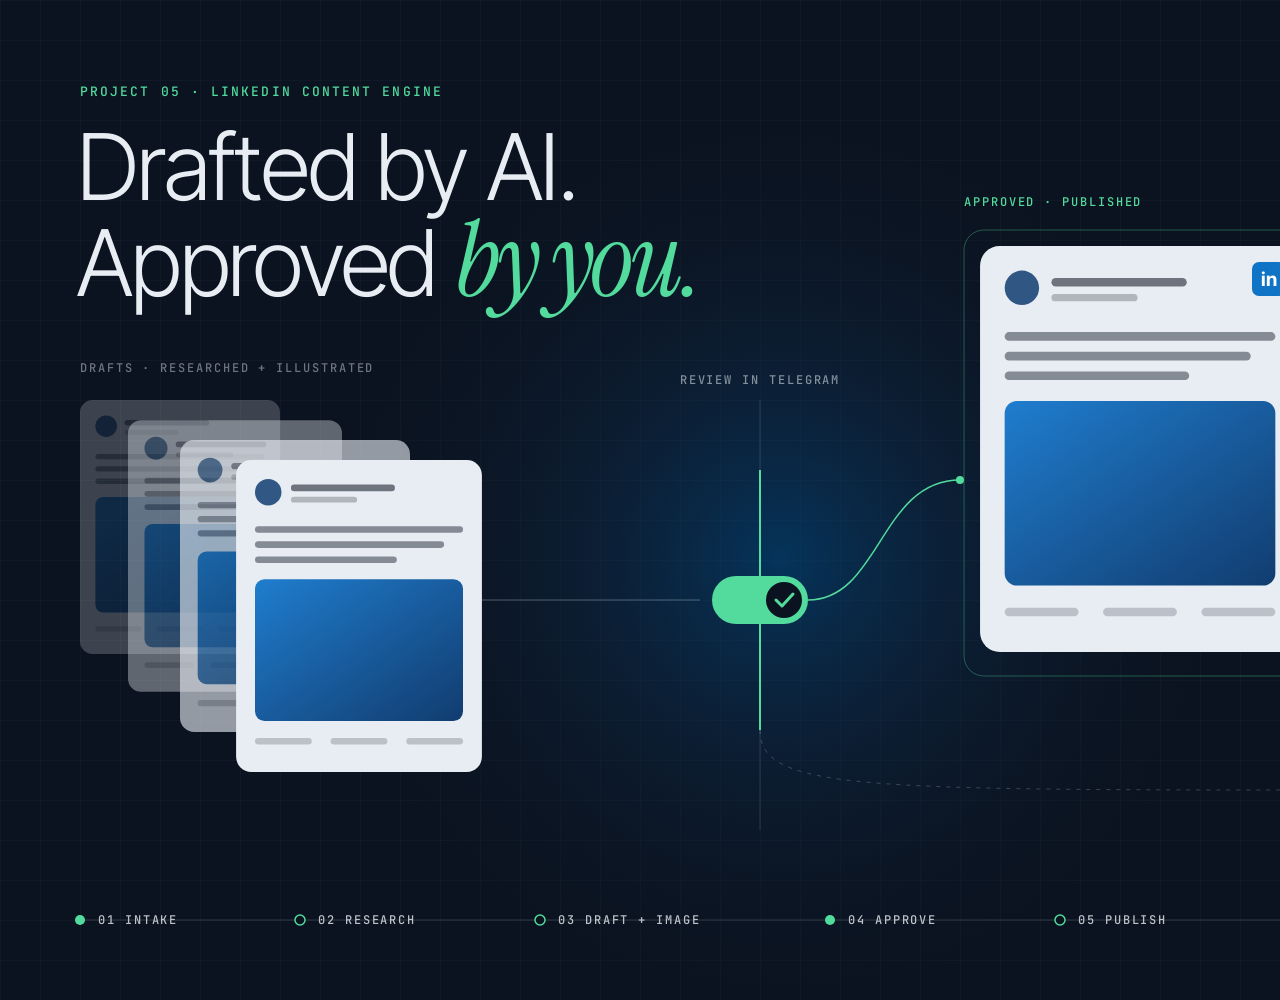
<file: assets/covers/src/linkedin-content.html>
<!doctype html>
<html lang="en"><head><meta charset="utf-8" /><title>Cover · LinkedIn Content</title>
<link href="https://fonts.googleapis.com/css2?family=Inter+Tight:wght@300;400;500&family=Instrument+Serif:ital@1&family=JetBrains+Mono:wght@400;500&display=swap" rel="stylesheet" />
<style>
  * { margin: 0; padding: 0; }
  html, body { width: 1600px; height: 1000px; overflow: hidden; background: #0b1320; }
  svg { display: block; }
  .h { font-family: "Inter Tight", sans-serif; font-weight: 300; letter-spacing: -0.035em; }
  .s { font-family: "Instrument Serif", serif; font-style: italic; }
  .m { font-family: "JetBrains Mono", monospace; font-weight: 500; letter-spacing: .16em; }
</style></head>
<body>
<svg width="1600" height="1000" viewBox="0 0 1600 1000" xmlns="http://www.w3.org/2000/svg">
  <defs>
    <!-- palette: ground ink-navy, light paper, signal approval-green, brand blue as tone -->
    <radialGradient id="glow" cx="780" cy="560" r="460" gradientUnits="userSpaceOnUse">
      <stop offset="0" stop-color="oklch(0.42 0.12 250)" stop-opacity=".55"/><stop offset="1" stop-color="#0b1320" stop-opacity="0"/>
    </radialGradient>
    <pattern id="grid" width="40" height="40" patternUnits="userSpaceOnUse"><path d="M40 0H0V40" fill="none" stroke="#e8edf3" stroke-opacity=".045"/></pattern>
    <linearGradient id="img" x1="0" y1="0" x2="1" y2="1">
      <stop offset="0" stop-color="oklch(0.58 0.15 250)"/><stop offset="1" stop-color="oklch(0.36 0.10 255)"/>
    </linearGradient>
    <!-- a draft post: same anatomy, reused -->
    <symbol id="draft" viewBox="0 0 260 330">
      <rect width="260" height="330" rx="16" fill="#e8edf3"/>
      <circle cx="34" cy="34" r="14" fill="oklch(0.36 0.10 255)" opacity=".85"/>
      <rect x="58" y="26" width="110" height="7" rx="3.5" fill="#0b1320" opacity=".55"/>
      <rect x="58" y="39" width="70" height="6" rx="3" fill="#0b1320" opacity=".25"/>
      <rect x="20" y="70" width="220" height="7" rx="3.5" fill="#0b1320" opacity=".45"/>
      <rect x="20" y="86" width="200" height="7" rx="3.5" fill="#0b1320" opacity=".45"/>
      <rect x="20" y="102" width="150" height="7" rx="3.5" fill="#0b1320" opacity=".45"/>
      <rect x="20" y="126" width="220" height="150" rx="10" fill="url(#img)"/>
      <rect x="20" y="294" width="60" height="7" rx="3.5" fill="#0b1320" opacity=".2"/>
      <rect x="100" y="294" width="60" height="7" rx="3.5" fill="#0b1320" opacity=".2"/>
      <rect x="180" y="294" width="60" height="7" rx="3.5" fill="#0b1320" opacity=".2"/>
    </symbol>
  </defs>

  <rect width="1600" height="1000" fill="#0b1320"/>
  <rect width="1600" height="1000" fill="url(#grid)"/>
  <rect width="1600" height="1000" fill="url(#glow)"/>

  <!-- headline -->
  <text x="80" y="96" class="m" font-size="13" fill="oklch(0.80 0.15 160)">PROJECT 05 · LINKEDIN CONTENT ENGINE</text>
  <text x="76" y="200" class="h" font-size="92" fill="#e8edf3">Drafted by AI.</text>
  <text x="76" y="296" class="h" font-size="92" fill="#e8edf3">Approved <tspan class="s" font-size="104" fill="oklch(0.80 0.15 160)">by you.</tspan></text>

  <!-- input: a stack of drafts (repetition = many candidates) -->
  <text x="80" y="372" class="m" font-size="12" fill="#e8edf3" fill-opacity=".45">DRAFTS · RESEARCHED + ILLUSTRATED</text>
  <g>
    <use href="#draft" x="80"  y="400" width="200" height="254" opacity=".22"/>
    <use href="#draft" x="128" y="420" width="214" height="272" opacity=".38"/>
    <use href="#draft" x="180" y="440" width="230" height="292" opacity=".62"/>
    <use href="#draft" x="236" y="460" width="246" height="312"/>
  </g>

  <!-- the gate -->
  <path d="M482 600 C 560 600 600 600 700 600" stroke="#e8edf3" stroke-opacity=".3" fill="none"/>
  <line x1="760" y1="400" x2="760" y2="830" stroke="#e8edf3" stroke-opacity=".14"/>
  <line x1="760" y1="470" x2="760" y2="730" stroke="oklch(0.80 0.15 160)" stroke-width="2"/>
  <rect x="712" y="576" width="96" height="48" rx="24" fill="oklch(0.80 0.15 160)"/>
  <circle cx="784" cy="600" r="18" fill="#0b1320"/>
  <path d="M776 600 l6 6 l11 -12" stroke="oklch(0.80 0.15 160)" stroke-width="3" fill="none" stroke-linecap="round" stroke-linejoin="round"/>
  <text x="760" y="384" text-anchor="middle" class="m" font-size="12" fill="#e8edf3" fill-opacity=".55">REVIEW IN TELEGRAM</text>

  <!-- approved path -->
  <path d="M808 600 C 880 600 880 480 960 480" stroke="oklch(0.80 0.15 160)" stroke-width="1.5" fill="none"/>
  <circle cx="960" cy="480" r="4" fill="oklch(0.80 0.15 160)"/>
  <!-- published post -->
  <g>
    <rect x="964" y="230" width="352" height="446" rx="20" fill="none" stroke="oklch(0.80 0.15 160)" stroke-opacity=".35"/>
    <use href="#draft" x="980" y="246" width="320" height="406"/>
    <rect x="1252" y="262" width="34" height="34" rx="7" fill="oklch(0.55 0.15 250)"/>
    <text x="1269" y="286" text-anchor="middle" font-family="Inter Tight" font-weight="700" font-size="19" fill="#fff">in</text>
  </g>
  <text x="964" y="206" class="m" font-size="12" fill="oklch(0.80 0.15 160)">APPROVED · PUBLISHED</text>

  <!-- declined path -->
  <path d="M760 730 C 760 790 860 790 1340 790" stroke="#e8edf3" stroke-opacity=".22" stroke-dasharray="4 6" fill="none"/>
  <rect x="1344" y="700" width="140" height="178" rx="12" fill="none" stroke="#e8edf3" stroke-opacity=".25" stroke-dasharray="4 6"/>
  <path d="M1402 777 l24 24 M1426 777 l-24 24" stroke="#e8edf3" stroke-opacity=".4" stroke-width="2" stroke-linecap="round"/>
  <text x="1344" y="680" class="m" font-size="12" fill="#e8edf3" fill-opacity=".45">DECLINED · NOT POSTED</text>

  <!-- process notation -->
  <line x1="80" y1="920" x2="1520" y2="920" stroke="#e8edf3" stroke-opacity=".16"/>
  <g class="m" font-size="12" fill="#e8edf3">
    <circle cx="80" cy="920" r="5" fill="oklch(0.80 0.15 160)"/><text x="98" y="924" fill-opacity=".8">01 INTAKE</text>
    <circle cx="300" cy="920" r="5" fill="#0b1320" stroke="oklch(0.80 0.15 160)" stroke-width="1.5"/><text x="318" y="924" fill-opacity=".8">02 RESEARCH</text>
    <circle cx="540" cy="920" r="5" fill="#0b1320" stroke="oklch(0.80 0.15 160)" stroke-width="1.5"/><text x="558" y="924" fill-opacity=".8">03 DRAFT + IMAGE</text>
    <circle cx="830" cy="920" r="5" fill="oklch(0.80 0.15 160)"/><text x="848" y="924" fill-opacity=".8">04 APPROVE</text>
    <circle cx="1060" cy="920" r="5" fill="#0b1320" stroke="oklch(0.80 0.15 160)" stroke-width="1.5"/><text x="1078" y="924" fill-opacity=".8">05 PUBLISH</text>
    <text x="1520" y="924" text-anchor="end" fill-opacity=".4">TAVILY · GPT-IMAGE-2</text>
  </g>
</svg>
</body></html>
</file>
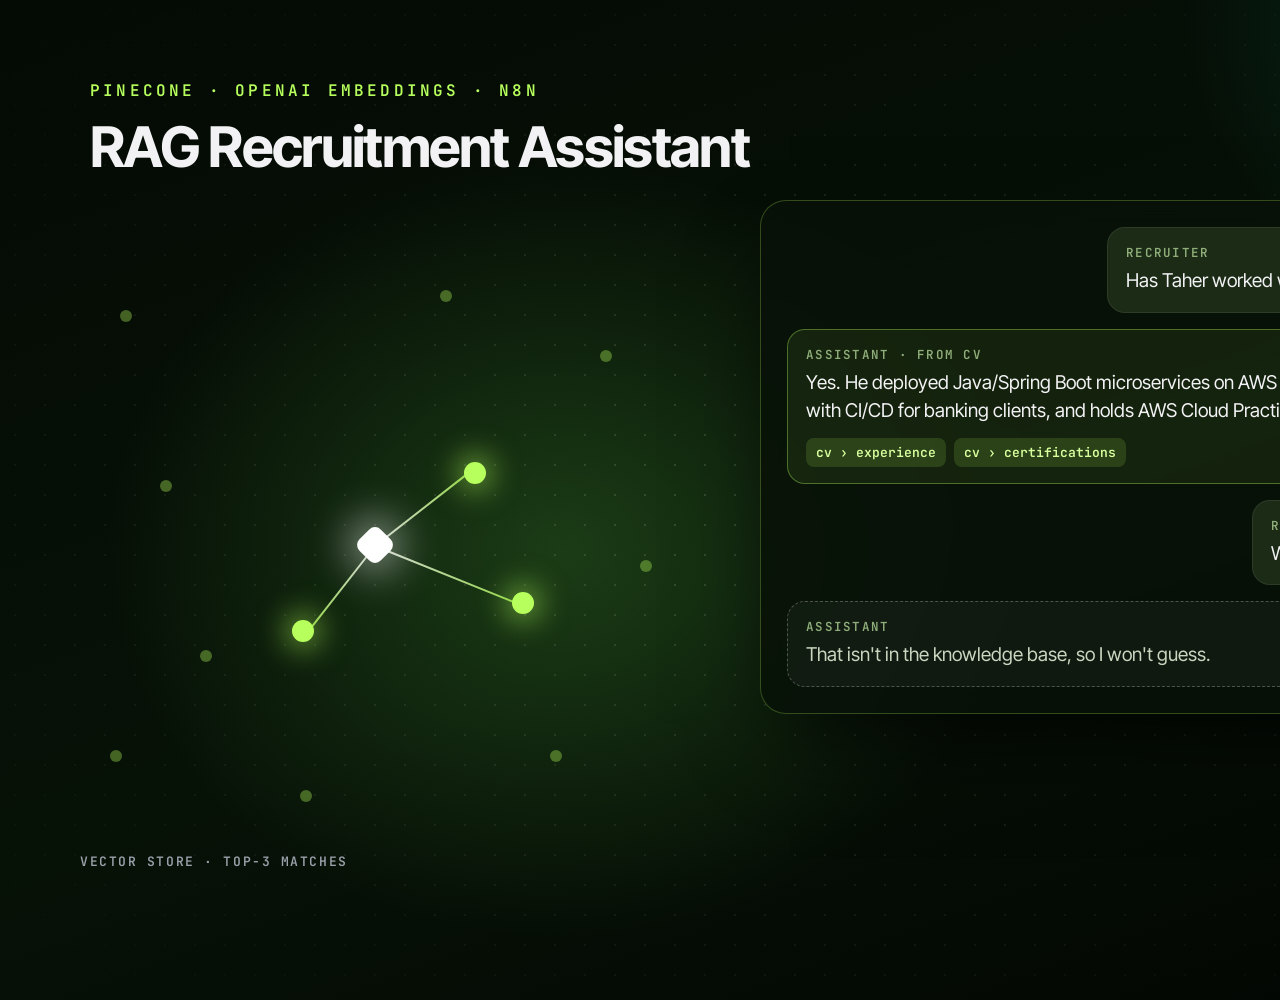
<file: assets/covers/src/rag-recruitment.html>
<!doctype html>
<html lang="en"><head><meta charset="utf-8" /><title>Cover · RAG Recruitment</title>
<link rel="stylesheet" href="base.css" />
<style>
  body { --a: #b6ff5c; --bg: radial-gradient(700px 600px at 35% 55%, rgba(120,255,90,.18), transparent 65%), radial-gradient(600px 500px at 100% 0%, rgba(0,200,160,.20), transparent 70%), linear-gradient(160deg, #040a04, #071207 55%, #020502); --edge: rgba(182,255,92,.25); }
  .vec { position: absolute; left: 80px; top: 230px; width: 620px; height: 640px; }
  .pt { position: absolute; width: 12px; height: 12px; border-radius: 50%; background: rgba(182,255,92,.35); }
  .pt.hit { width: 22px; height: 22px; background: #b6ff5c; box-shadow: 0 0 30px 6px rgba(182,255,92,.6); }
  .q { position: absolute; left: 280px; top: 300px; width: 30px; height: 30px; border-radius: 8px; background: #fff; box-shadow: 0 0 40px 10px rgba(255,255,255,.5); transform: rotate(45deg); }
  .line { position: absolute; height: 2px; background: linear-gradient(90deg, rgba(255,255,255,.8), rgba(182,255,92,.8)); transform-origin: left center; }
  .vlab { position: absolute; left: 0; bottom: 0; }
  .chat { left: 760px; top: 200px; width: 760px; padding: 26px; display: grid; gap: 16px; background: rgba(8,18,8,.88); }
  .m { max-width: 88%; padding: 16px 18px; border-radius: 18px; font-size: 19px; line-height: 1.5; }
  .m small { display: block; font: 600 12.5px "JetBrains Mono", monospace; letter-spacing: .1em; color: #8fae7a; margin-bottom: 6px; }
  .rec { margin-left: auto; background: #1b2b16; border: 1px solid rgba(255,255,255,.08); }
  .ai { background: rgba(182,255,92,.08); border: 1px solid rgba(182,255,92,.35); }
  .cites { display: flex; flex-wrap: wrap; gap: 8px; margin-top: 12px; }
  .cites span { font: 600 13px "JetBrains Mono", monospace; padding: 6px 10px; border-radius: 8px; background: rgba(182,255,92,.14); color: #d8ff9e; }
  .none { background: rgba(255,255,255,.04); border: 1px dashed rgba(255,255,255,.25); color: #c9d6c0; }
</style></head>
<body class="pattern-dots">
  <div class="head"><p>Pinecone · OpenAI embeddings · n8n</p><h1>RAG Recruitment Assistant</h1></div>
  <div class="vec">
    <span class="pt" style="left:40px;top:80px"></span><span class="pt" style="left:120px;top:420px"></span><span class="pt" style="left:520px;top:120px"></span>
    <span class="pt" style="left:470px;top:520px"></span><span class="pt" style="left:80px;top:250px"></span><span class="pt" style="left:560px;top:330px"></span>
    <span class="pt" style="left:220px;top:560px"></span><span class="pt" style="left:360px;top:60px"></span><span class="pt" style="left:30px;top:520px"></span>
    <span class="line" style="left:295px;top:315px;width:120px;transform:rotate(-38deg)"></span>
    <span class="line" style="left:295px;top:315px;width:150px;transform:rotate(22deg)"></span>
    <span class="line" style="left:295px;top:315px;width:110px;transform:rotate(128deg)"></span>
    <span class="pt hit" style="left:384px;top:232px"></span><span class="pt hit" style="left:432px;top:362px"></span><span class="pt hit" style="left:212px;top:390px"></span>
    <span class="q"></span>
    <p class="vlab label">vector store · top-3 matches</p>
  </div>
  <div class="glass chat">
    <div class="m rec"><small>RECRUITER</small>Has Taher worked with AWS in production?</div>
    <div class="m ai"><small>ASSISTANT · FROM CV</small>Yes. He deployed Java/Spring Boot microservices on AWS and Azure with CI/CD for banking clients, and holds AWS Cloud Practitioner.
      <div class="cites"><span>cv › experience</span><span>cv › certifications</span></div></div>
    <div class="m rec"><small>RECRUITER</small>What's his notice period?</div>
    <div class="m none"><small>ASSISTANT</small>That isn't in the knowledge base, so I won't guess.</div>
  </div>
</body></html>
</file>
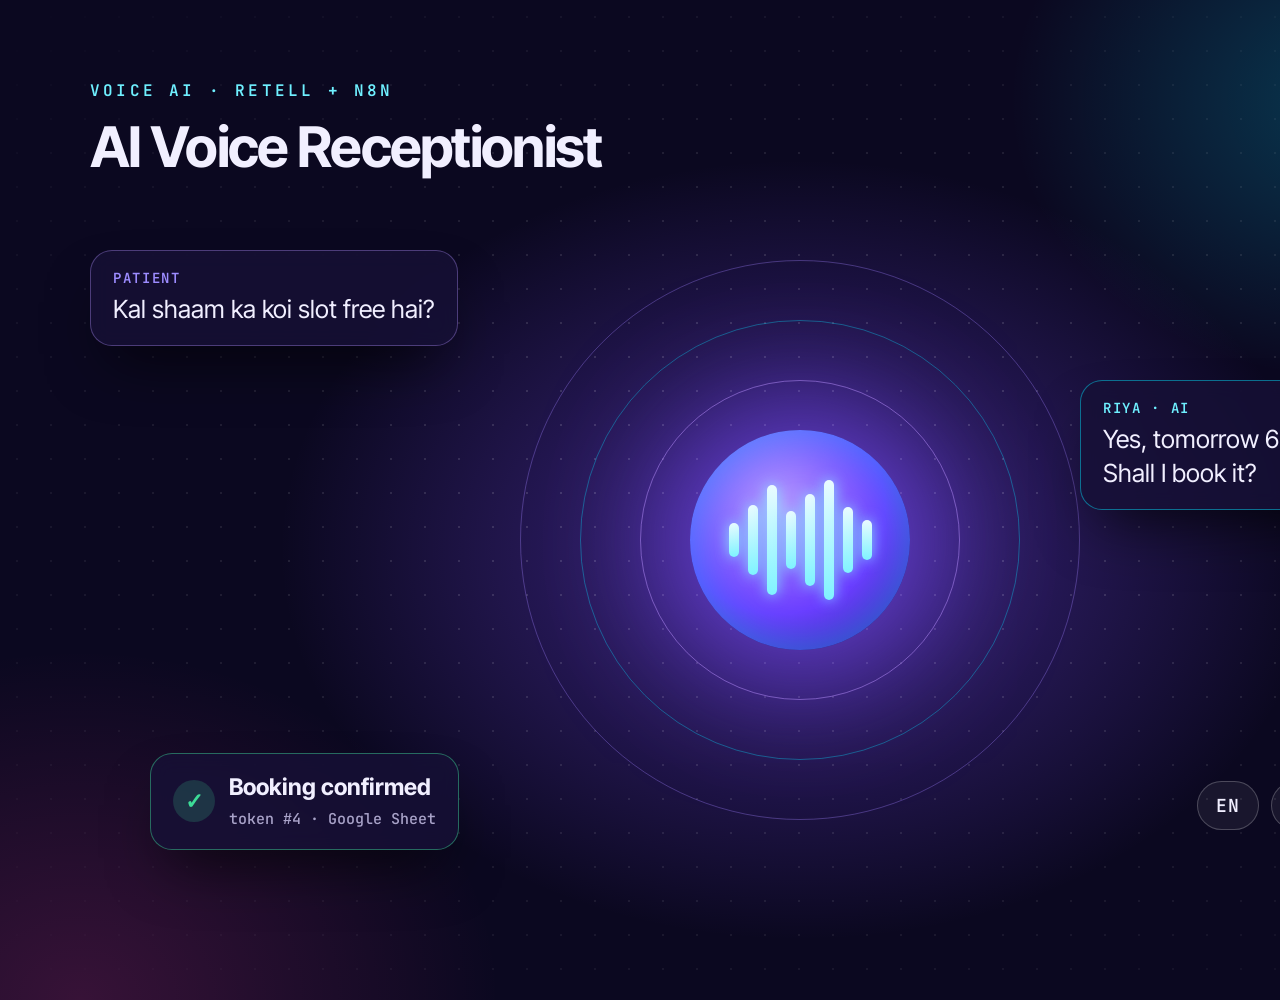
<file: assets/covers/src/retell-voice.html>
<!doctype html>
<html lang="en">
<head>
<meta charset="utf-8" />
<title>Cover · AI Voice Receptionist</title>
<link href="https://fonts.googleapis.com/css2?family=Inter+Tight:wght@400;500;600;700&family=JetBrains+Mono:wght@500;600&display=swap" rel="stylesheet" />
<style>
  * { box-sizing: border-box; margin: 0; padding: 0; }
  html, body { width: 1600px; height: 1000px; overflow: hidden; }
  body {
    position: relative; font-family: "Inter Tight", sans-serif; color: #f1efff; -webkit-font-smoothing: antialiased;
    background:
      radial-gradient(800px 600px at 50% 55%, rgba(124, 77, 255, .45), transparent 65%),
      radial-gradient(500px 400px at 85% 10%, rgba(0, 229, 255, .22), transparent 70%),
      radial-gradient(600px 500px at 5% 100%, rgba(255, 64, 160, .18), transparent 70%),
      #0b0820;
  }
  /* starfield / grid */
  body::before { content: ""; position: absolute; inset: 0; background-image: radial-gradient(rgba(255,255,255,.18) 1px, transparent 1.4px); background-size: 34px 34px; mask-image: radial-gradient(70% 70% at 50% 50%, #000, transparent); }
  .mono { font-family: "JetBrains Mono", monospace; }

  /* centre orb */
  .orb { position: absolute; left: 50%; top: 54%; transform: translate(-50%, -50%); width: 560px; height: 560px; }
  .ring { position: absolute; inset: 0; border-radius: 50%; border: 1.5px solid rgba(160, 130, 255, .35); }
  .ring:nth-child(2) { inset: 60px; border-color: rgba(0, 229, 255, .35); }
  .ring:nth-child(3) { inset: 120px; border-color: rgba(200, 160, 255, .5); }
  .core { position: absolute; inset: 170px; border-radius: 50%; background: radial-gradient(circle at 40% 35%, #b49bff, #6c3cff 55%, #2a0f8a); box-shadow: 0 0 120px 30px rgba(124,77,255,.65), 0 0 40px 6px rgba(0,229,255,.35) inset; display: grid; place-items: center; }
  .bars { display: flex; align-items: center; gap: 9px; height: 120px; }
  .bars i { width: 10px; border-radius: 6px; background: linear-gradient(180deg, #e9fbff, #7ff3ff); box-shadow: 0 0 14px rgba(127,243,255,.9); }

  /* call bubbles */
  .bubble { position: absolute; padding: 18px 22px; border-radius: 22px; background: rgba(22, 16, 54, .82); border: 1px solid rgba(180,150,255,.35); backdrop-filter: blur(10px); box-shadow: 0 30px 60px -20px rgba(0,0,0,.7); font-size: 25px; line-height: 1.35; max-width: 430px; }
  .bubble small { display: block; font: 600 14px "JetBrains Mono", monospace; letter-spacing: .12em; color: #9d8cff; margin-bottom: 6px; }
  .b1 { left: 90px; top: 250px; }
  .b2 { right: 90px; top: 380px; border-color: rgba(0,229,255,.45); }
  .b2 small { color: #6ff0ff; }
  .b3 { left: 150px; bottom: 150px; font-size: 21px; display: flex; align-items: center; gap: 14px; border-color: rgba(61,220,151,.45); }
  .b3 .tick { width: 42px; height: 42px; border-radius: 50%; display: grid; place-items: center; background: rgba(61,220,151,.18); color: #3ddc97; font-size: 22px; font-weight: 700; flex: none; }
  .b3 b { display: block; font-size: 23px; }
  .b3 span { font: 500 15px "JetBrains Mono", monospace; color: #a9a3c9; }

  .langs { position: absolute; right: 120px; bottom: 170px; display: flex; gap: 12px; }
  .langs span { padding: 12px 18px; border-radius: 999px; border: 1px solid rgba(255,255,255,.22); background: rgba(255,255,255,.06); font: 600 18px "JetBrains Mono", monospace; letter-spacing: .06em; }

  .head { position: absolute; left: 90px; top: 80px; }
  .head p { font: 600 16px "JetBrains Mono", monospace; letter-spacing: .2em; color: #6ff0ff; text-transform: uppercase; }
  .head h1 { margin-top: 12px; font-size: 56px; font-weight: 700; letter-spacing: -0.03em; }
  .tag { position: absolute; right: 90px; top: 92px; display: flex; align-items: center; gap: 12px; font: 600 17px "JetBrains Mono", monospace; color: #3ddc97; }
  .tag i { width: 12px; height: 12px; border-radius: 50%; background: #3ddc97; box-shadow: 0 0 0 7px rgba(61,220,151,.16); }
</style>
</head>
<body>
  <div class="head"><p>Voice AI · Retell + n8n</p><h1>AI Voice Receptionist</h1></div>
  <div class="tag"><i></i>LIVE CALL</div>

  <div class="orb">
    <div class="ring"></div><div class="ring"></div><div class="ring"></div>
    <div class="core"><div class="bars">
      <i style="height:34px"></i><i style="height:70px"></i><i style="height:110px"></i><i style="height:58px"></i><i style="height:92px"></i><i style="height:120px"></i><i style="height:66px"></i><i style="height:40px"></i>
    </div></div>
  </div>

  <div class="bubble b1"><small>PATIENT</small>Kal shaam ka koi slot free hai?</div>
  <div class="bubble b2"><small>RIYA · AI</small>Yes, tomorrow 6:30 PM is free. Shall I book it?</div>
  <div class="bubble b3"><span class="tick">✓</span><div><b>Booking confirmed</b><span>token #4 · Google Sheet</span></div></div>
  <div class="langs"><span>EN</span><span>HI</span><span>HINGLISH</span></div>
</body>
</html>
</file>
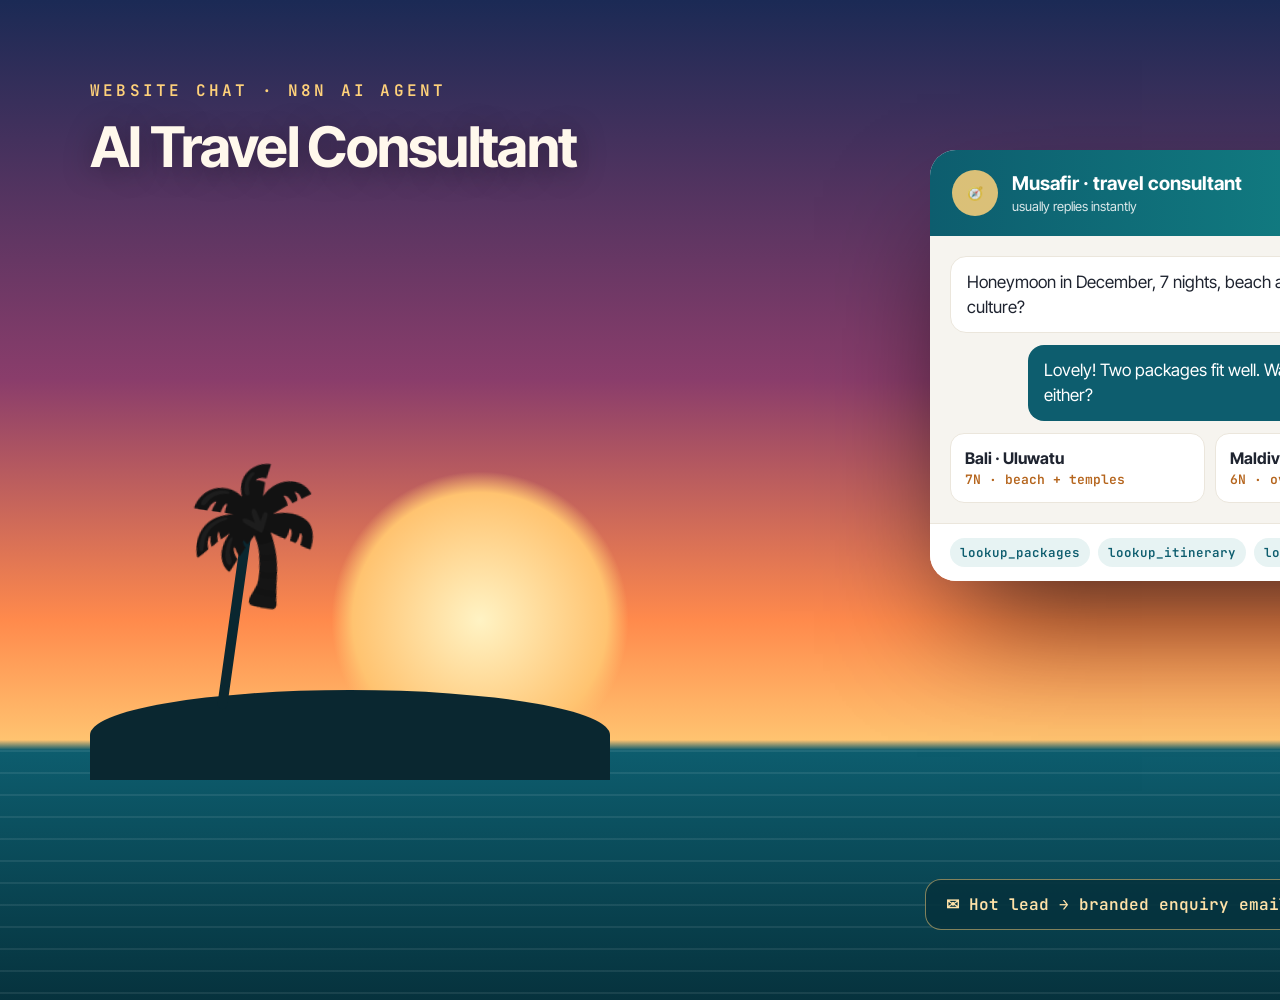
<file: assets/covers/src/travel-chat-agent.html>
<!doctype html>
<html lang="en"><head><meta charset="utf-8" /><title>Cover · Travel Chat Agent</title>
<link rel="stylesheet" href="base.css" />
<style>
  body { --a: #ffd27a; --ink: #fff8ec; --bg: linear-gradient(180deg, #1b2a55 0%, #8a3d6b 38%, #ff8a4c 62%, #ffc370 74%, #0d5d6e 75%, #06323d 100%); }
  .sun { position: absolute; left: 330px; top: 470px; width: 300px; height: 300px; border-radius: 50%; background: radial-gradient(circle, #fff3c4, #ffc370 60%, rgba(255,195,112,0) 70%); }
  .sea { position: absolute; left: 0; right: 0; top: 750px; bottom: 0; background: repeating-linear-gradient(180deg, rgba(255,255,255,.08) 0 2px, transparent 2px 22px); }
  .isle { position: absolute; left: 90px; top: 690px; width: 520px; height: 90px; border-radius: 50% 50% 0 0; background: #0a2730; }
  .palm { position: absolute; left: 230px; top: 520px; width: 10px; height: 190px; background: #0a2730; transform: rotate(8deg); border-radius: 6px; }
  .palm::before { content: "🌴"; position: absolute; left: -70px; top: -70px; font-size: 130px; filter: brightness(0.15) saturate(0); }
  .head h1 { text-shadow: 0 4px 30px rgba(0,0,0,.35); }
  .widget { position: absolute; right: 110px; top: 150px; width: 560px; border-radius: 26px; background: rgba(255,255,255,.96); color: #1f2430; box-shadow: 0 60px 120px -30px rgba(0,0,0,.7); overflow: hidden; }
  .w__bar { display: flex; align-items: center; gap: 14px; padding: 20px 22px; background: linear-gradient(90deg, #0d5d6e, #138a8a); color: #fff; }
  .w__av { width: 46px; height: 46px; border-radius: 50%; background: #ffd27a; display: grid; place-items: center; font-size: 22px; }
  .w__bar b { display: block; font-size: 19px; }
  .w__bar span { font-size: 13px; opacity: .85; }
  .w__body { padding: 20px; display: grid; gap: 12px; background: #f6f4ef; }
  .m { max-width: 85%; padding: 13px 16px; border-radius: 16px; font-size: 17px; line-height: 1.45; }
  .in { background: #fff; border: 1px solid #ebe6dc; }
  .out { margin-left: auto; background: #0d5d6e; color: #fff; }
  .pkg { display: grid; grid-template-columns: 1fr 1fr; gap: 10px; }
  .pkg div { padding: 14px; border-radius: 14px; background: #fff; border: 1px solid #ebe6dc; }
  .pkg b { display: block; font-size: 16px; }
  .pkg span { font: 600 13px "JetBrains Mono", monospace; color: #b5651d; }
  .tools { padding: 14px 20px; display: flex; flex-wrap: wrap; gap: 8px; background: #fff; border-top: 1px solid #ebe6dc; }
  .tools span { font: 600 12.5px "JetBrains Mono", monospace; padding: 6px 10px; border-radius: 999px; background: #e7f3f3; color: #0d5d6e; }
  .esc { position: absolute; right: 150px; bottom: 70px; padding: 14px 20px; border-radius: 16px; background: rgba(6,50,61,.9); border: 1px solid rgba(255,210,122,.5); font: 600 16px "JetBrains Mono", monospace; color: #ffe2a8; }
</style></head>
<body>
  <div class="sun"></div><div class="sea"></div><div class="isle"></div><div class="palm"></div>
  <div class="head"><p>Website chat · n8n AI agent</p><h1>AI Travel Consultant</h1></div>
  <div class="widget">
    <div class="w__bar"><span class="w__av">🧭</span><div><b>Musafir · travel consultant</b><span>usually replies instantly</span></div></div>
    <div class="w__body">
      <div class="m in">Honeymoon in December, 7 nights, beach and some culture?</div>
      <div class="m out">Lovely! Two packages fit well. Want the itinerary for either?</div>
      <div class="pkg"><div><b>Bali · Uluwatu</b><span>7N · beach + temples</span></div><div><b>Maldives</b><span>6N · overwater villa</span></div></div>
    </div>
    <div class="tools"><span>lookup_packages</span><span>lookup_itinerary</span><span>lookup_faqs</span><span>think</span></div>
  </div>
  <div class="esc">✉ Hot lead → branded enquiry emailed to an agent</div>
</body></html>
</file>
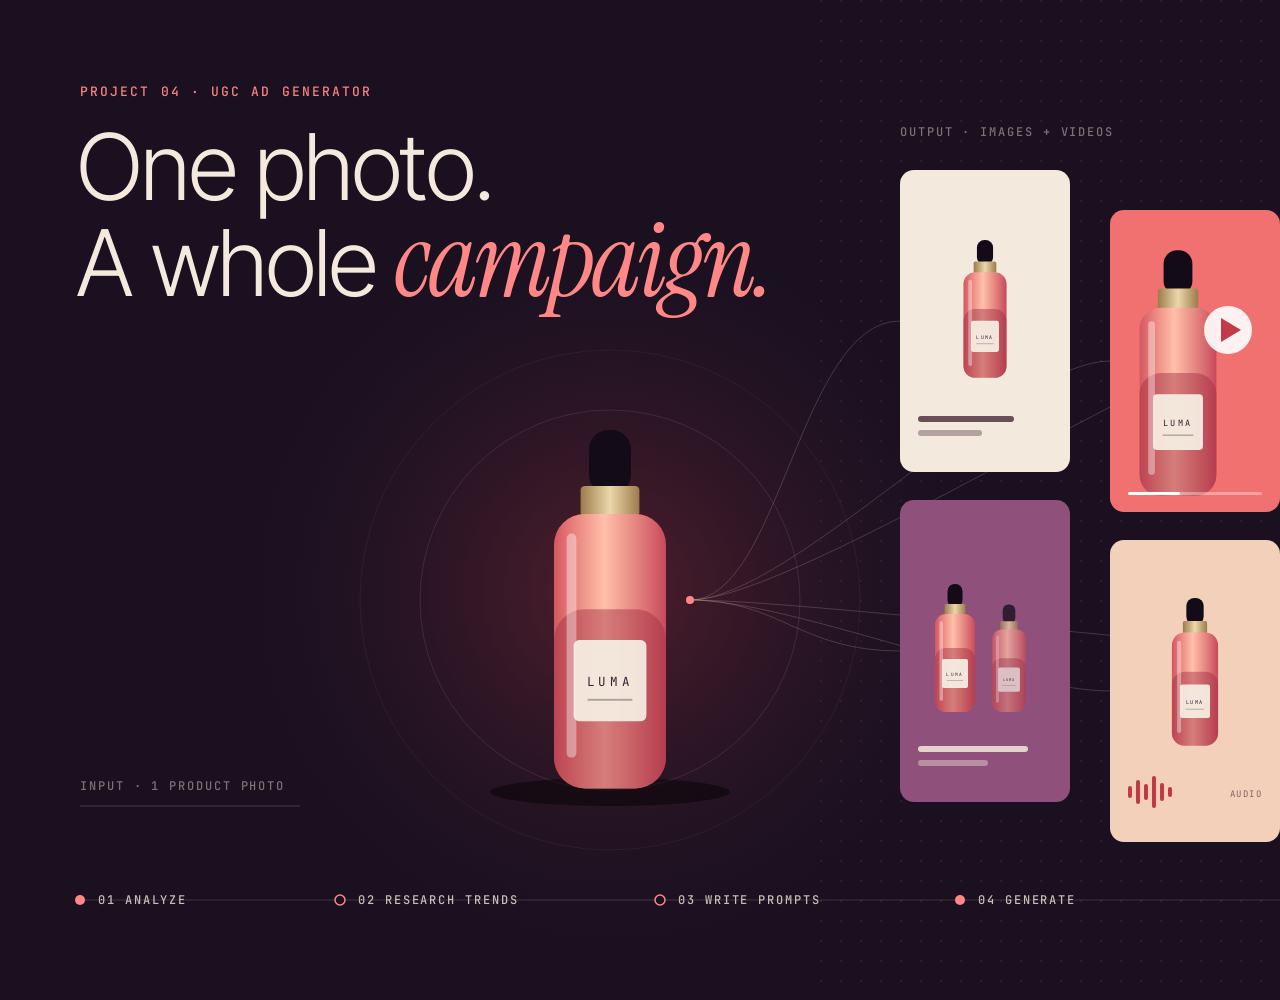
<file: assets/covers/src/ugc-generator.html>
<!doctype html>
<html lang="en"><head><meta charset="utf-8" /><title>Cover · UGC Generator</title>
<link href="https://fonts.googleapis.com/css2?family=Inter+Tight:wght@300;400;500&family=Instrument+Serif:ital@1&family=JetBrains+Mono:wght@400;500&display=swap" rel="stylesheet" />
<style>
  * { margin: 0; padding: 0; }
  html, body { width: 1600px; height: 1000px; overflow: hidden; background: #1a1020; }
  svg { display: block; }
  .h { font-family: "Inter Tight", sans-serif; font-weight: 300; letter-spacing: -0.035em; }
  .s { font-family: "Instrument Serif", serif; font-style: italic; }
  .m { font-family: "JetBrains Mono", monospace; font-weight: 500; letter-spacing: .16em; }
</style></head>
<body>
<svg width="1600" height="1000" viewBox="0 0 1600 1000" xmlns="http://www.w3.org/2000/svg">
  <defs>
    <!-- palette: ground plum, signal coral, light cream -->
    <radialGradient id="glow" cx="610" cy="590" r="420" gradientUnits="userSpaceOnUse">
      <stop offset="0" stop-color="oklch(0.42 0.12 15)" stop-opacity=".55"/>
      <stop offset="1" stop-color="#1a1020" stop-opacity="0"/>
    </radialGradient>
    <pattern id="dots" width="20" height="20" patternUnits="userSpaceOnUse"><circle cx="1" cy="1" r="1" fill="#f3e9dc" opacity=".09"/></pattern>
    <linearGradient id="glass" x1="0" x2="1">
      <stop offset="0" stop-color="oklch(0.62 0.16 18)"/><stop offset=".45" stop-color="oklch(0.86 0.08 40)"/><stop offset="1" stop-color="oklch(0.58 0.16 15)"/>
    </linearGradient>
    <linearGradient id="gold" x1="0" x2="1">
      <stop offset="0" stop-color="#9c7b4b"/><stop offset=".5" stop-color="#ecd7aa"/><stop offset="1" stop-color="#9c7b4b"/>
    </linearGradient>
    <!-- the product: one precise serum bottle, reused at every scale -->
    <symbol id="bottle" viewBox="0 0 100 260">
      <rect x="35" y="0" width="30" height="46" rx="14" fill="#140b18"/>
      <rect x="29" y="40" width="42" height="22" rx="3" fill="url(#gold)"/>
      <rect x="10" y="60" width="80" height="196" rx="22" fill="url(#glass)"/>
      <rect x="10" y="128" width="80" height="128" rx="22" fill="oklch(0.48 0.15 15)" opacity=".45"/>
      <rect x="19" y="74" width="7" height="160" rx="3.5" fill="#fff" opacity=".38"/>
      <rect x="24" y="150" width="52" height="58" rx="4" fill="#f6ede2" opacity=".94"/>
      <text x="50" y="183" text-anchor="middle" font-family="JetBrains Mono" font-size="9" letter-spacing="2.6" fill="#3a1d2c">LUMA</text>
      <rect x="34" y="192" width="32" height="1.4" fill="#3a1d2c" opacity=".35"/>
    </symbol>
  </defs>

  <rect width="1600" height="1000" fill="#1a1020"/>
  <rect x="820" y="0" width="780" height="1000" fill="url(#dots)"/>
  <rect width="1600" height="1000" fill="url(#glow)"/>

  <!-- headline -->
  <text x="80" y="96" class="m" font-size="13" fill="oklch(0.74 0.15 20)">PROJECT 04 · UGC AD GENERATOR</text>
  <text x="76" y="200" class="h" font-size="92" fill="#f3e9dc">One photo.</text>
  <text x="76" y="296" class="h" font-size="92" fill="#f3e9dc">A whole <tspan class="s" font-size="104" fill="oklch(0.76 0.15 22)">campaign.</tspan></text>

  <!-- hero: product on a lit plinth -->
  <circle cx="610" cy="600" r="190" fill="none" stroke="#f3e9dc" stroke-opacity=".10"/>
  <circle cx="610" cy="600" r="250" fill="none" stroke="#f3e9dc" stroke-opacity=".05"/>
  <ellipse cx="610" cy="792" rx="120" ry="14" fill="#000" opacity=".45"/>
  <use href="#bottle" x="540" y="430" width="140" height="364"/>
  <text x="80" y="790" class="m" font-size="12" fill="#f3e9dc" fill-opacity=".45">INPUT · 1 PRODUCT PHOTO</text>
  <line x1="80" y1="806" x2="300" y2="806" stroke="#f3e9dc" stroke-opacity=".2"/>

  <!-- fan of hairlines: one input, many outputs -->
  <g stroke="#f3e9dc" stroke-opacity=".18" fill="none">
    <path d="M690 600 C 780 600 800 321 900 321"/>
    <path d="M690 600 C 790 600 1010 361 1110 361"/>
    <path d="M690 600 C 800 600 1220 321 1320 321"/>
    <path d="M690 600 C 780 600 800 651 900 651"/>
    <path d="M690 600 C 790 600 1010 691 1110 691"/>
    <path d="M690 600 C 800 600 1220 651 1320 651"/>
  </g>
  <circle cx="690" cy="600" r="4" fill="oklch(0.76 0.15 22)"/>

  <!-- output: six 9:16 creatives, one system, six variations -->
  <!-- 1 cream, centred product -->
  <svg x="900" y="170" width="170" height="302" viewBox="0 0 170 302"><rect width="170" height="302" rx="14" fill="#f3e9dc"/><use href="#bottle" x="58" y="70" width="54" height="140"/><rect x="18" y="246" width="96" height="6" rx="3" fill="#3a1d2c" opacity=".75"/><rect x="18" y="260" width="64" height="6" rx="3" fill="#3a1d2c" opacity=".35"/></svg>
  <!-- 2 coral, video -->
  <svg x="1110" y="210" width="170" height="302" viewBox="0 0 170 302"><rect width="170" height="302" rx="14" fill="oklch(0.70 0.16 22)"/><use href="#bottle" x="20" y="40" width="96" height="250"/><circle cx="118" cy="120" r="24" fill="#fff" opacity=".9"/><path d="M111 108 L131 120 L111 132Z" fill="oklch(0.55 0.17 20)"/><rect x="18" y="282" width="134" height="3" rx="1.5" fill="#fff" opacity=".35"/><rect x="18" y="282" width="52" height="3" rx="1.5" fill="#fff"/></svg>
  <!-- 3 deep plum, macro crop -->
  <svg x="1320" y="170" width="170" height="302" viewBox="0 0 170 302"><rect width="170" height="302" rx="14" fill="oklch(0.30 0.07 330)"/><use href="#bottle" x="-10" y="-60" width="190" height="494"/><rect x="18" y="262" width="80" height="6" rx="3" fill="#f3e9dc" opacity=".8"/></svg>
  <!-- 4 mauve, pair -->
  <svg x="900" y="500" width="170" height="302" viewBox="0 0 170 302"><rect width="170" height="302" rx="14" fill="oklch(0.52 0.10 340)"/><use href="#bottle" x="30" y="84" width="50" height="130"/><use href="#bottle" x="88" y="104" width="42" height="110" opacity=".75"/><rect x="18" y="246" width="110" height="6" rx="3" fill="#f3e9dc" opacity=".85"/><rect x="18" y="260" width="70" height="6" rx="3" fill="#f3e9dc" opacity=".4"/></svg>
  <!-- 5 cream, video with sound -->
  <svg x="1110" y="540" width="170" height="302" viewBox="0 0 170 302"><rect width="170" height="302" rx="14" fill="oklch(0.88 0.05 55)"/><use href="#bottle" x="56" y="58" width="58" height="150"/><g fill="oklch(0.55 0.17 20)"><rect x="18" y="246" width="4" height="12" rx="2"/><rect x="26" y="240" width="4" height="24" rx="2"/><rect x="34" y="244" width="4" height="16" rx="2"/><rect x="42" y="236" width="4" height="32" rx="2"/><rect x="50" y="243" width="4" height="18" rx="2"/><rect x="58" y="247" width="4" height="10" rx="2"/></g><text x="152" y="257" text-anchor="end" font-family="JetBrains Mono" font-size="9" letter-spacing="1.5" fill="#3a1d2c" opacity=".6">AUDIO</text></svg>
  <!-- 6 coral-deep, still -->
  <svg x="1320" y="500" width="170" height="302" viewBox="0 0 170 302"><rect width="170" height="302" rx="14" fill="oklch(0.42 0.13 15)"/><circle cx="85" cy="140" r="64" fill="oklch(0.70 0.16 22)" opacity=".5"/><use href="#bottle" x="60" y="68" width="50" height="130"/><rect x="18" y="246" width="90" height="6" rx="3" fill="#f3e9dc" opacity=".85"/><rect x="18" y="260" width="56" height="6" rx="3" fill="#f3e9dc" opacity=".4"/></svg>
  <text x="900" y="136" class="m" font-size="12" fill="#f3e9dc" fill-opacity=".45">OUTPUT · IMAGES + VIDEOS</text>

  <!-- process notation (shared across all covers) -->
  <line x1="80" y1="900" x2="1520" y2="900" stroke="#f3e9dc" stroke-opacity=".16"/>
  <g class="m" font-size="12" fill="#f3e9dc">
    <circle cx="80" cy="900" r="5" fill="oklch(0.76 0.15 22)"/><text x="98" y="904" fill-opacity=".8">01 ANALYZE</text>
    <circle cx="340" cy="900" r="5" fill="#1a1020" stroke="oklch(0.76 0.15 22)" stroke-width="1.5"/><text x="358" y="904" fill-opacity=".8">02 RESEARCH TRENDS</text>
    <circle cx="660" cy="900" r="5" fill="#1a1020" stroke="oklch(0.76 0.15 22)" stroke-width="1.5"/><text x="678" y="904" fill-opacity=".8">03 WRITE PROMPTS</text>
    <circle cx="960" cy="900" r="5" fill="oklch(0.76 0.15 22)"/><text x="978" y="904" fill-opacity=".8">04 GENERATE</text>
    <text x="1520" y="904" text-anchor="end" fill-opacity=".4">NANO BANANA 2 · VEO 3.1</text>
  </g>
</svg>
</body></html>
</file>
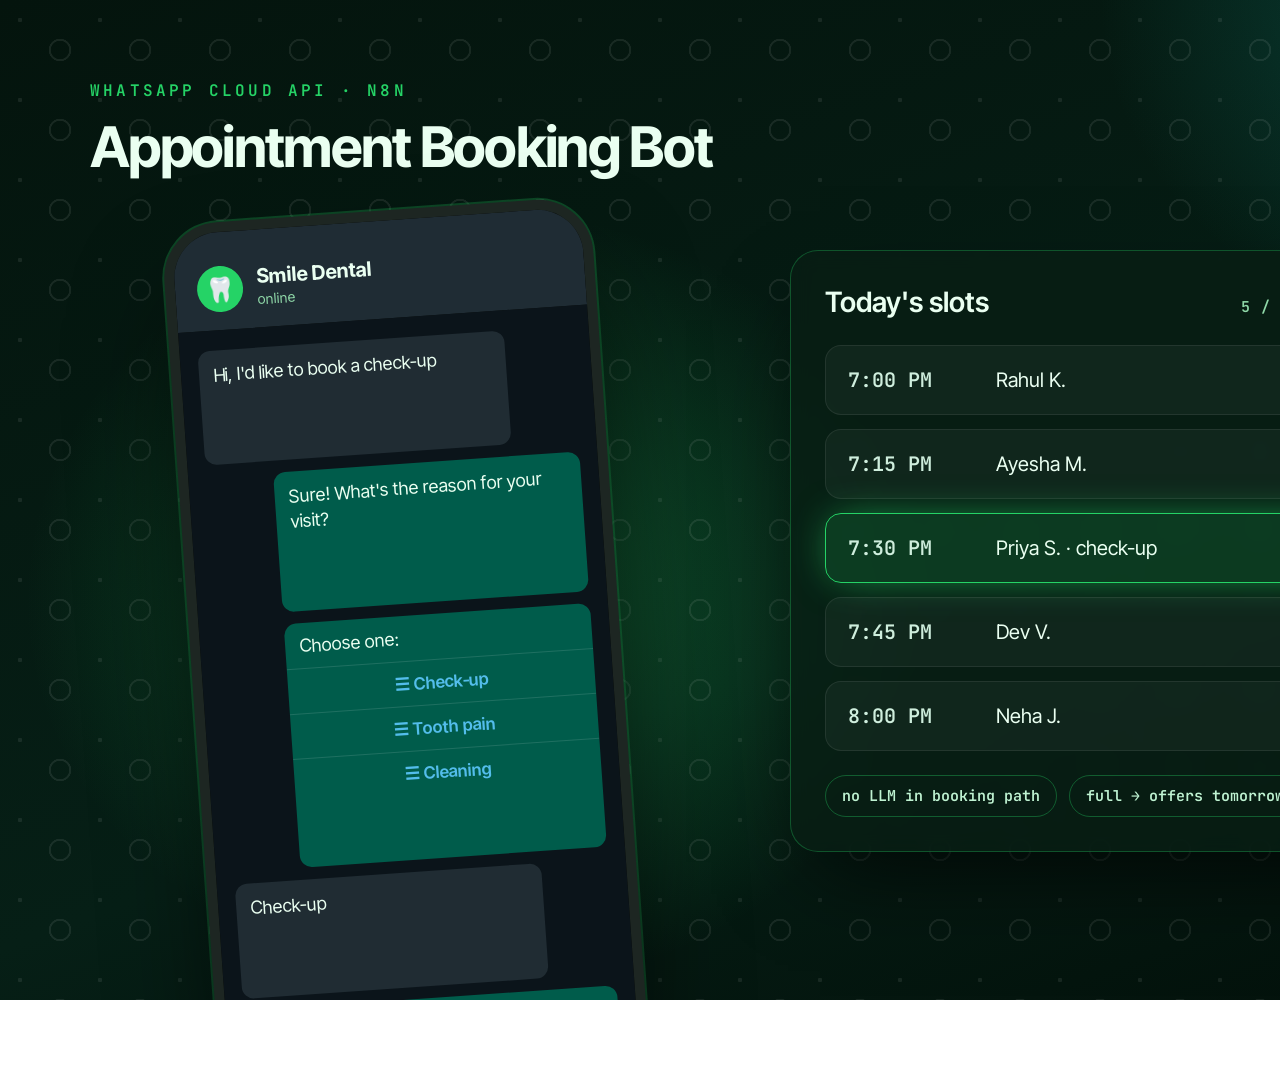
<file: assets/covers/src/whatsapp-booking.html>
<!doctype html>
<html lang="en">
<head>
<meta charset="utf-8" />
<title>Cover · WhatsApp Booking Bot</title>
<link href="https://fonts.googleapis.com/css2?family=Inter+Tight:wght@400;500;600;700&family=JetBrains+Mono:wght@500;600&display=swap" rel="stylesheet" />
<style>
  * { box-sizing: border-box; margin: 0; padding: 0; }
  html, body { width: 1600px; height: 1000px; overflow: hidden; }
  body {
    position: relative; font-family: "Inter Tight", sans-serif; color: #eafff1; -webkit-font-smoothing: antialiased;
    background:
      radial-gradient(700px 600px at 30% 60%, rgba(37, 211, 102, .30), transparent 65%),
      radial-gradient(600px 500px at 95% 0%, rgba(18, 140, 126, .40), transparent 70%),
      linear-gradient(160deg, #04140d, #061f16 60%, #03100a);
  }
  /* WhatsApp-like doodle pattern */
  body::before { content: ""; position: absolute; inset: 0; opacity: .08; background-image:
    radial-gradient(circle at 20px 20px, #fff 2px, transparent 2.5px),
    radial-gradient(circle at 60px 50px, transparent 9px, #fff 9.5px, #fff 11px, transparent 11.5px);
    background-size: 80px 80px; }

  .head { position: absolute; left: 90px; top: 80px; }
  .head p { font: 600 16px "JetBrains Mono", monospace; letter-spacing: .2em; color: #25d366; text-transform: uppercase; }
  .head h1 { margin-top: 12px; font-size: 56px; font-weight: 700; letter-spacing: -0.03em; }

  /* phone */
  .phone { position: absolute; left: 190px; top: 210px; width: 430px; height: 860px; border-radius: 56px; background: #0b0f0d; border: 10px solid #1d2622; box-shadow: 0 60px 120px -30px rgba(0,0,0,.85), 0 0 0 2px rgba(37,211,102,.25); overflow: hidden; transform: rotate(-4deg); }
  .bar { display: flex; align-items: center; gap: 14px; padding: 34px 22px 18px; background: #1f2c34; }
  .bar .av { width: 46px; height: 46px; border-radius: 50%; background: #25d366; display: grid; place-items: center; font-size: 24px; }
  .bar b { display: block; font-size: 20px; }
  .bar span { font-size: 14px; color: #8fd8a8; }
  .chat { padding: 20px 18px; display: grid; gap: 12px; background: #0b141a; height: 100%; }
  .m { max-width: 82%; padding: 12px 14px; border-radius: 12px; font-size: 18px; line-height: 1.4; }
  .m--in { background: #202c33; }
  .m--out { margin-left: auto; background: #005c4b; }
  .list { margin-left: auto; width: 82%; border-radius: 12px; overflow: hidden; background: #005c4b; }
  .list p { padding: 12px 14px; font-size: 18px; }
  .list div { padding: 12px 14px; border-top: 1px solid rgba(255,255,255,.12); color: #53bdeb; font-weight: 600; font-size: 17px; text-align: center; }

  /* slot board */
  .board { position: absolute; right: 110px; top: 250px; width: 700px; padding: 34px; border-radius: 28px; background: rgba(8, 30, 20, .78); border: 1px solid rgba(37,211,102,.3); backdrop-filter: blur(10px); box-shadow: 0 40px 90px -30px rgba(0,0,0,.8); }
  .board h2 { font-size: 28px; font-weight: 600; display: flex; justify-content: space-between; align-items: baseline; }
  .board h2 span { font: 600 15px "JetBrains Mono", monospace; color: #8fd8a8; letter-spacing: .08em; }
  .slots { margin-top: 26px; display: grid; gap: 14px; }
  .slot { display: grid; grid-template-columns: 130px 1fr auto; align-items: center; gap: 18px; padding: 18px 22px; border-radius: 16px; background: rgba(255,255,255,.04); border: 1px solid rgba(255,255,255,.08); font-size: 20px; }
  .slot time { font: 600 20px "JetBrains Mono", monospace; color: #cfeedd; }
  .slot em { font-style: normal; font: 600 14px "JetBrains Mono", monospace; padding: 7px 12px; border-radius: 999px; background: rgba(255,255,255,.07); color: #9fb8ab; }
  .slot--new { background: rgba(37,211,102,.16); border-color: #25d366; box-shadow: 0 0 40px -10px rgba(37,211,102,.8); }
  .slot--new em { background: #25d366; color: #052b16; }
  .foot { margin-top: 24px; display: flex; gap: 12px; }
  .foot span { padding: 10px 16px; border-radius: 999px; border: 1px solid rgba(37,211,102,.35); font: 600 15px "JetBrains Mono", monospace; color: #bff3d2; }
</style>
</head>
<body>
  <div class="head"><p>WhatsApp Cloud API · n8n</p><h1>Appointment Booking Bot</h1></div>

  <div class="phone">
    <div class="bar"><span class="av">🦷</span><div><b>Smile Dental</b><span>online</span></div></div>
    <div class="chat">
      <div class="m m--in">Hi, I'd like to book a check-up</div>
      <div class="m m--out">Sure! What's the reason for your visit?</div>
      <div class="list"><p>Choose one:</p><div>☰ Check-up</div><div>☰ Tooth pain</div><div>☰ Cleaning</div></div>
      <div class="m m--in">Check-up</div>
      <div class="m m--out">✅ Booked for today, 7:30 PM. See you soon!</div>
    </div>
  </div>

  <div class="board">
    <h2>Today's slots <span>5 / DAY · 5 PM CUTOFF</span></h2>
    <div class="slots">
      <div class="slot"><time>7:00 PM</time><span>Rahul K.</span><em>BOOKED</em></div>
      <div class="slot"><time>7:15 PM</time><span>Ayesha M.</span><em>BOOKED</em></div>
      <div class="slot slot--new"><time>7:30 PM</time><span>Priya S. · check-up</span><em>JUST BOOKED</em></div>
      <div class="slot"><time>7:45 PM</time><span>Dev V.</span><em>BOOKED</em></div>
      <div class="slot"><time>8:00 PM</time><span>Neha J.</span><em>BOOKED</em></div>
    </div>
    <div class="foot"><span>no LLM in booking path</span><span>full → offers tomorrow</span></div>
  </div>
</body>
</html>
</file>
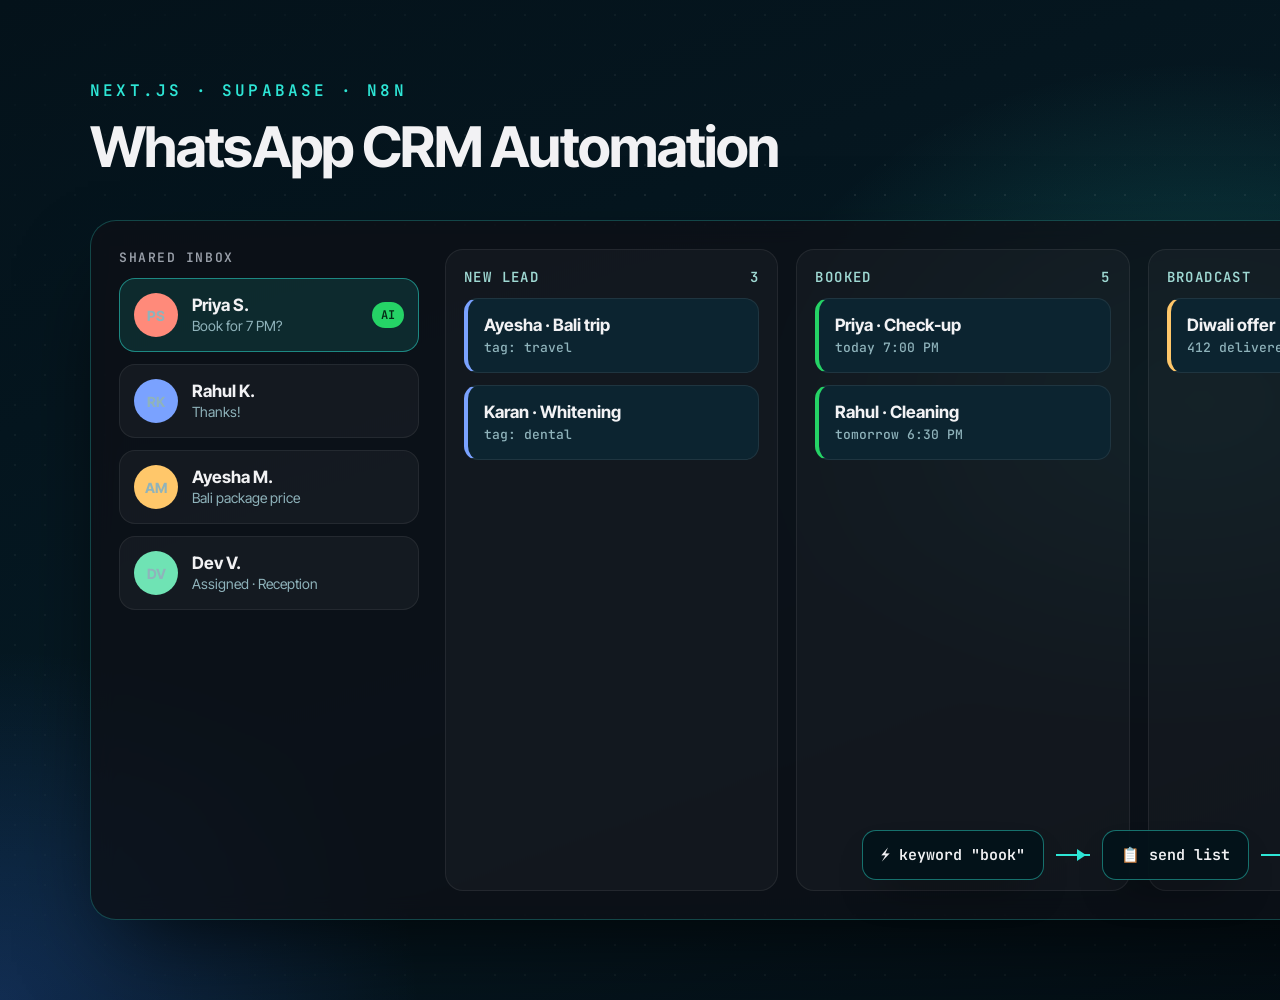
<file: assets/covers/src/whatsapp-crm.html>
<!doctype html>
<html lang="en"><head><meta charset="utf-8" /><title>Cover · WhatsApp CRM</title>
<link rel="stylesheet" href="base.css" />
<style>
  body { --a: #2ee6d6; --bg: radial-gradient(700px 520px at 75% 40%, rgba(46,230,214,.22), transparent 65%), radial-gradient(600px 500px at 0% 100%, rgba(60,120,255,.22), transparent 70%), linear-gradient(160deg, #04121a, #061a24 55%, #030c12); --edge: rgba(46,230,214,.25); }
  .board { left: 90px; top: 220px; width: 1420px; height: 700px; padding: 28px; display: grid; grid-template-columns: 300px 1fr; gap: 26px; }
  .inbox { display: grid; gap: 12px; align-content: start; }
  .conv { display: flex; align-items: center; gap: 14px; padding: 14px; border-radius: 16px; background: rgba(255,255,255,.04); border: 1px solid rgba(255,255,255,.07); }
  .conv.on { background: rgba(46,230,214,.12); border-color: rgba(46,230,214,.5); }
  .av { width: 44px; height: 44px; border-radius: 50%; display: grid; place-items: center; font-weight: 700; font-size: 16px; color: #04121a; flex: none; }
  .conv b { display: block; font-size: 17px; }
  .conv span { font-size: 14px; color: #8fb3bb; }
  .conv em { margin-left: auto; font-style: normal; font: 600 12px "JetBrains Mono", monospace; padding: 5px 9px; border-radius: 999px; background: #25d366; color: #052b16; }
  .cols { display: grid; grid-template-columns: repeat(3, 1fr); gap: 18px; }
  .col { border-radius: 18px; background: rgba(255,255,255,.03); border: 1px solid rgba(255,255,255,.07); padding: 18px; display: grid; gap: 12px; align-content: start; }
  .col h3 { display: flex; justify-content: space-between; font: 600 14px "JetBrains Mono", monospace; letter-spacing: .1em; color: #9fd9d3; }
  .deal { padding: 16px; border-radius: 14px; background: #0c2430; border: 1px solid rgba(255,255,255,.08); border-left: 4px solid var(--c, #2ee6d6); }
  .deal b { display: block; font-size: 17px; }
  .deal span { display: block; margin-top: 4px; font: 500 13px "JetBrains Mono", monospace; color: #8fb3bb; }
  .flow { position: absolute; right: 120px; bottom: 120px; display: flex; align-items: center; gap: 12px; z-index: 3; }
  .node { padding: 14px 18px; border-radius: 14px; background: rgba(4,18,26,.95); border: 1px solid rgba(46,230,214,.45); font: 600 15px "JetBrains Mono", monospace; box-shadow: 0 20px 40px -20px rgba(0,0,0,.9); }
  .node.n8n { border-color: #ff6d5a; color: #ffb3a8; }
  .arrow { width: 34px; height: 2px; background: #2ee6d6; position: relative; }
  .arrow::after { content: ""; position: absolute; right: -2px; top: -5px; border: 6px solid transparent; border-left: 9px solid #2ee6d6; }
</style></head>
<body class="pattern-dots">
  <div class="head"><p>Next.js · Supabase · n8n</p><h1>WhatsApp CRM Automation</h1></div>
  <div class="glass board">
    <div class="inbox">
      <p class="label">Shared inbox</p>
      <div class="conv on"><span class="av" style="background:#ff8a7a">PS</span><div><b>Priya S.</b><span>Book for 7 PM?</span></div><em>AI</em></div>
      <div class="conv"><span class="av" style="background:#7aa2ff">RK</span><div><b>Rahul K.</b><span>Thanks!</span></div></div>
      <div class="conv"><span class="av" style="background:#ffc76a">AM</span><div><b>Ayesha M.</b><span>Bali package price</span></div></div>
      <div class="conv"><span class="av" style="background:#6fe3b4">DV</span><div><b>Dev V.</b><span>Assigned · Reception</span></div></div>
    </div>
    <div class="cols">
      <div class="col"><h3>NEW LEAD <span>3</span></h3>
        <div class="deal" style="--c:#7aa2ff"><b>Ayesha · Bali trip</b><span>tag: travel</span></div>
        <div class="deal" style="--c:#7aa2ff"><b>Karan · Whitening</b><span>tag: dental</span></div></div>
      <div class="col"><h3>BOOKED <span>5</span></h3>
        <div class="deal" style="--c:#25d366"><b>Priya · Check-up</b><span>today 7:00 PM</span></div>
        <div class="deal" style="--c:#25d366"><b>Rahul · Cleaning</b><span>tomorrow 6:30 PM</span></div></div>
      <div class="col"><h3>BROADCAST <span>✓✓</span></h3>
        <div class="deal" style="--c:#ffc76a"><b>Diwali offer</b><span>412 delivered · 61% read</span></div></div>
    </div>
  </div>
  <div class="flow"><span class="node">⚡ keyword "book"</span><span class="arrow"></span><span class="node">📋 send list</span><span class="arrow"></span><span class="node n8n">↗ webhook → n8n</span></div>
</body></html>
</file>
<file: styles.css>
/* =========================================================
   Design tokens
   ========================================================= */
:root {
  --bg: #0a0b0d;
  --bg-2: #0f1114;
  --surface: #14161a;
  --surface-2: #1b1e23;
  --line: rgba(255, 255, 255, 0.08);
  --line-2: rgba(255, 255, 255, 0.14);
  --text: #eeede9;
  --muted: #9b9ea6;
  --faint: #6b6f78;
  --accent: #ff6d5a;          /* n8n-adjacent coral */
  --accent-ink: #1a0a07;
  --accent-soft: rgba(255, 109, 90, 0.12);
  --ok: #3ddc97;
  --canvas: #f4f4f4;           /* n8n canvas grey, used behind screenshots */

  --font-sans: "Inter Tight", ui-sans-serif, system-ui, -apple-system, "Segoe UI", sans-serif;
  --font-serif: "Instrument Serif", ui-serif, Georgia, serif;
  --font-mono: "JetBrains Mono", ui-monospace, SFMono-Regular, Consolas, monospace;

  --r-sm: 8px;
  --r: 14px;
  --r-lg: 22px;
  --wrap: 1200px;
  --gutter: clamp(16px, 4vw, 40px);
  --ease: cubic-bezier(.2, .7, .2, 1);
  color-scheme: dark;
}

/* =========================================================
   Base
   ========================================================= */
*, *::before, *::after { box-sizing: border-box; }
html { scroll-behavior: smooth; scroll-padding-top: 80px; -webkit-text-size-adjust: 100%; }
body {
  margin: 0;
  background: var(--bg);
  color: var(--text);
  font: 400 16px/1.6 var(--font-sans);
  -webkit-font-smoothing: antialiased;
  text-rendering: optimizeLegibility;
  overflow-x: hidden;
}
img, svg { display: block; max-width: 100%; }
a { color: inherit; text-decoration: none; }
button { font: inherit; color: inherit; cursor: pointer; }
h1, h2, h3, p, ul, ol, dl, dd, figure { margin: 0; padding: 0; }
ul, ol { list-style: none; }
em { font-family: var(--font-serif); font-style: italic; font-weight: 400; letter-spacing: 0; }
:focus-visible { outline: 2px solid var(--accent); outline-offset: 3px; border-radius: 6px; }
::selection { background: var(--accent); color: var(--accent-ink); }

.wrap { width: 100%; max-width: var(--wrap); margin-inline: auto; padding-inline: var(--gutter); }
.skip { position: absolute; left: -9999px; top: 8px; z-index: 100; background: var(--accent); color: var(--accent-ink); padding: 8px 14px; border-radius: 8px; font-weight: 600; }
.skip:focus { left: 8px; }

/* Glow backdrop */
body::before {
  content: ""; position: fixed; inset: 0; z-index: -1; pointer-events: none;
  background:
    radial-gradient(900px 500px at 85% -10%, rgba(255, 109, 90, 0.13), transparent 60%),
    radial-gradient(700px 400px at -10% 20%, rgba(120, 140, 255, 0.06), transparent 60%);
}

/* =========================================================
   Buttons, chips, kicker
   ========================================================= */
.btn {
  display: inline-flex; align-items: center; justify-content: center; gap: 8px;
  min-height: 46px; padding: 0 20px; border-radius: 999px;
  font-weight: 600; font-size: 15px; letter-spacing: -0.01em;
  border: 1px solid transparent;
  transition: transform .2s var(--ease), background-color .2s, border-color .2s, box-shadow .2s;
}
.btn svg { width: 18px; height: 18px; transition: transform .2s var(--ease); }
.btn--primary:hover svg { transform: translateX(3px); }
.btn--primary { background: var(--accent); color: var(--accent-ink); box-shadow: 0 8px 30px -10px rgba(255, 109, 90, .6); }
.btn--primary:hover { background: #ff8473; transform: translateY(-1px); }
.btn--ghost { border-color: var(--line-2); background: rgba(255,255,255,.02); }
.btn--ghost:hover { border-color: rgba(255,255,255,.3); background: rgba(255,255,255,.05); }
.btn--sm { min-height: 38px; padding: 0 16px; font-size: 14px; }
.btn--lg { min-height: 54px; padding: 0 26px; font-size: 16px; }

.kicker { font: 500 12px/1 var(--font-mono); text-transform: uppercase; letter-spacing: .14em; color: var(--accent); margin-bottom: 14px; }
.eyebrow { display: inline-flex; align-items: center; gap: 10px; font: 500 12.5px/1.4 var(--font-mono); color: var(--muted); padding: 7px 14px; border: 1px solid var(--line); border-radius: 999px; background: rgba(255,255,255,.02); }
.dot { width: 8px; height: 8px; border-radius: 50%; background: var(--ok); box-shadow: 0 0 0 0 rgba(61,220,151,.6); animation: ping 2.2s infinite; flex: none; }
@keyframes ping { 0% { box-shadow: 0 0 0 0 rgba(61,220,151,.5); } 80%, 100% { box-shadow: 0 0 0 8px rgba(61,220,151,0); } }

/* =========================================================
   Nav
   ========================================================= */
.nav { position: sticky; top: 0; z-index: 50; transition: background-color .3s, border-color .3s, backdrop-filter .3s; border-bottom: 1px solid transparent; }
.nav.is-scrolled { background: rgba(10, 11, 13, 0.72); backdrop-filter: saturate(1.4) blur(14px); -webkit-backdrop-filter: saturate(1.4) blur(14px); border-bottom-color: var(--line); }
.nav__inner { display: flex; align-items: center; justify-content: space-between; gap: 16px; height: 68px; }
.brand { display: flex; align-items: center; gap: 10px; font-weight: 600; letter-spacing: -0.01em; }
.brand__mark { display: grid; place-items: center; width: 32px; height: 32px; border-radius: 9px; background: var(--accent); color: var(--accent-ink); font: 700 13px/1 var(--font-sans); }
.nav__links { display: flex; gap: 4px; }
.nav__links a { display: block; padding: 8px 14px; border-radius: 999px; color: var(--muted); font-size: 14.5px; font-weight: 500; transition: color .2s, background-color .2s; }
.nav__links a:hover, .nav__links a.is-active { color: var(--text); background: rgba(255,255,255,.05); }
@media (max-width: 860px) { .nav__links { display: none; } }
@media (max-width: 420px) { .brand__name { display: none; } }

/* =========================================================
   Hero
   ========================================================= */
.hero { padding: clamp(24px, 4vw, 56px) 0 clamp(32px, 4vw, 56px); }
.hero__grid { display: grid; grid-template-columns: minmax(0, 1.1fr) minmax(0, 1fr); gap: clamp(28px, 4vw, 56px); align-items: center; }
.hero__grid > *, .about > *, .modal__content > * { min-width: 0; }
.hero__id { display: flex; align-items: center; gap: 14px; flex-wrap: wrap; }
.avatar { width: 56px; height: 56px; border-radius: 50%; object-fit: cover; object-position: center 18%; border: 2px solid var(--accent); box-shadow: 0 0 0 4px rgba(255,109,90,.15); flex: none; }
.hero__title { margin: 20px 0 18px; font-size: clamp(40px, 6.4vw, 80px); line-height: 1; letter-spacing: -0.035em; font-weight: 600; }
.hero__title em { color: var(--accent); font-size: 1.06em; letter-spacing: -0.01em; }
.hero__lede { font-size: clamp(16.5px, 1.6vw, 19px); color: var(--muted); max-width: 56ch; line-height: 1.65; }
.hl { color: var(--text); font-style: italic; }
.hero__ctas { display: flex; flex-wrap: wrap; gap: 12px; margin-top: 26px; }
.hero__chips { display: flex; flex-wrap: wrap; gap: 8px; margin-top: 22px; }
.hero__chips li { font: 500 12.5px/1 var(--font-mono); color: var(--muted); padding: 8px 12px; border-radius: 8px; border: 1px solid var(--line); background: var(--bg-2); }

/* Hero media: clean framed portrait, nothing overlaid */
.hero__media { position: relative; justify-self: center; width: min(100%, 430px); }
.hero__glow { position: absolute; inset: -6%; border-radius: 40px; background: radial-gradient(60% 60% at 55% 45%, rgba(255,109,90,.35), rgba(255,109,90,0) 70%); filter: blur(34px); pointer-events: none; }
.hero__frame { position: relative; border-radius: 28px; overflow: hidden; padding: 3px; background: linear-gradient(145deg, var(--accent), rgba(255,109,90,.15) 45%, rgba(255,255,255,.12)); box-shadow: 0 50px 100px -40px rgba(0,0,0,.95); }
.hero__frame img { width: 100%; height: auto; aspect-ratio: 720 / 810; object-fit: cover; border-radius: 25px; }

@media (max-width: 960px) { .hero__media { margin-top: 12px; width: min(100%, 380px); } }

@media (max-width: 960px) { .hero__grid { grid-template-columns: minmax(0, 1fr); } }
@media (max-width: 480px) { .hero__ctas .btn { width: 100%; } }

/* =========================================================
   Marquee strip
   ========================================================= */
.strip { padding: 18px 0; border-block: 1px solid var(--line); overflow: hidden; }
.marquee { display: flex; width: 100%; mask-image: linear-gradient(90deg, transparent, #000 10%, #000 90%, transparent); -webkit-mask-image: linear-gradient(90deg, transparent, #000 10%, #000 90%, transparent); }
.marquee__track { display: flex; flex: none; gap: 44px; padding-right: 44px; animation: scroll 50s linear infinite; }
.marquee__track li { font: 500 15px/1 var(--font-mono); color: var(--faint); white-space: nowrap; }
.marquee__track li::before { content: "◆"; color: var(--accent); opacity: .55; margin-right: 44px; font-size: 9px; vertical-align: 2px; }
@keyframes scroll { to { transform: translateX(-100%); } }

/* =========================================================
   Sections
   ========================================================= */
.section { padding: clamp(52px, 6.5vw, 88px) 0; }
.section--alt { background: var(--bg-2); border-block: 1px solid var(--line); }
.section__head { max-width: 760px; margin-bottom: clamp(26px, 3.5vw, 40px); }
.section__title { font-size: clamp(34px, 4.8vw, 58px); line-height: 1.04; letter-spacing: -0.035em; font-weight: 600; }
.section__title em { color: var(--accent); }
.section__lede { margin-top: 12px; color: var(--muted); font-size: 17.5px; max-width: 62ch; }

/* =========================================================
   Work: filters + grid + cards
   ========================================================= */
.filters { display: flex; gap: 8px; margin-bottom: 20px; overflow-x: auto; padding-bottom: 4px; scrollbar-width: none; }
.filters::-webkit-scrollbar { display: none; }
.filter { flex: none; min-height: 40px; padding: 0 16px; border-radius: 999px; border: 1px solid var(--line-2); background: transparent; color: var(--muted); font-size: 14px; font-weight: 500; transition: all .2s; }
.filter span { margin-left: 6px; font-family: var(--font-mono); font-size: 12px; opacity: .7; }
.filter:hover { color: var(--text); border-color: rgba(255,255,255,.3); }
.filter.is-active { background: var(--text); color: var(--bg); border-color: var(--text); }

.grid { display: grid; grid-template-columns: repeat(3, 1fr); gap: 20px; }
@media (max-width: 1024px) { .grid { grid-template-columns: repeat(2, 1fr); } }
@media (max-width: 640px) { .grid { grid-template-columns: 1fr; } }

.card {
  position: relative; display: flex; flex-direction: column; text-align: left;
  border: 1px solid var(--line); border-radius: var(--r-lg); background: var(--surface);
  overflow: hidden; padding: 0; width: 100%;
  transition: transform .35s var(--ease), border-color .3s, box-shadow .35s var(--ease);
  animation: rise .5s var(--ease) both;
}
.card:hover { transform: translateY(-4px); border-color: var(--line-2); box-shadow: 0 30px 60px -30px rgba(0,0,0,.9), 0 0 0 1px rgba(255,109,90,.15); }
.card--feature { grid-column: span 2; }
@media (max-width: 640px) { .card--feature { grid-column: auto; } }
@keyframes rise { from { opacity: 0; transform: translateY(12px); } }

.card__media { position: relative; height: 230px; background: var(--canvas); overflow: hidden; border-bottom: 1px solid var(--line); }
@media (max-width: 640px) { .card__media { height: 200px; } }
.card__media img { width: 100%; height: 100%; object-fit: contain; padding: 40px 16px 14px; transition: transform .6s var(--ease); }
.card__media--cover { background: var(--bg-2); }
.card__media--cover img { object-fit: cover; object-position: center; padding: 0; }
.card__media--cover .card__num { top: auto; bottom: 12px; }
.card__media--cover .card__result { top: auto; bottom: 12px; }
.card:hover .card__media img { transform: scale(1.04); }
.card__media::after { content: ""; position: absolute; inset: 0; background: linear-gradient(180deg, transparent 70%, rgba(10,11,13,.18)); pointer-events: none; }
.card__num { position: absolute; top: 12px; left: 12px; z-index: 1; font: 500 11.5px/1 var(--font-mono); padding: 6px 9px; border-radius: 6px; background: rgba(10,11,13,.82); color: #fff; backdrop-filter: blur(6px); }
.card__result { position: absolute; top: 12px; right: 12px; z-index: 1; font: 600 11.5px/1 var(--font-mono); padding: 6px 9px; border-radius: 6px; background: var(--accent); color: var(--accent-ink); }

.card__body { display: flex; flex-direction: column; gap: 10px; padding: 22px; flex: 1; }
.card__cat { font: 500 11.5px/1.3 var(--font-mono); letter-spacing: .08em; text-transform: uppercase; color: var(--accent); }
.card__title { font-size: 19px; line-height: 1.25; font-weight: 600; letter-spacing: -0.02em; }
.card--feature .card__title { font-size: 24px; }
.card__sum { color: var(--muted); font-size: 15px; line-height: 1.55; }
.card__foot { display: flex; align-items: center; justify-content: space-between; gap: 12px; margin-top: auto; padding-top: 12px; }
.tags { display: flex; flex-wrap: wrap; gap: 6px; }
.tags li { font: 500 11.5px/1 var(--font-mono); color: var(--muted); padding: 6px 8px; border-radius: 6px; background: var(--surface-2); border: 1px solid var(--line); }
.card__more { flex: none; display: grid; place-items: center; width: 36px; height: 36px; border-radius: 50%; border: 1px solid var(--line-2); transition: all .25s var(--ease); }
.card__more svg { width: 16px; height: 16px; }
.card:hover .card__more { background: var(--accent); color: var(--accent-ink); border-color: var(--accent); transform: rotate(-45deg); }

/* =========================================================
   Services
   ========================================================= */
.offers { display: grid; grid-template-columns: repeat(3, 1fr); gap: 20px; }
@media (max-width: 960px) { .offers { grid-template-columns: 1fr; } }
.offer { display: flex; flex-direction: column; gap: 14px; padding: 28px; border-radius: var(--r-lg); border: 1px solid var(--line); background: var(--surface); transition: border-color .3s, transform .35s var(--ease); }
.offer:hover { transform: translateY(-3px); border-color: var(--line-2); }
.offer--feature { background: linear-gradient(160deg, rgba(255,109,90,.14), var(--surface) 55%); border-color: rgba(255,109,90,.35); }
.offer__top { display: flex; justify-content: space-between; align-items: center; }
.offer__tag { font: 500 11.5px/1 var(--font-mono); text-transform: uppercase; letter-spacing: .08em; color: var(--accent); }
.offer__time { font: 500 12px/1 var(--font-mono); color: var(--muted); padding: 6px 9px; border: 1px solid var(--line); border-radius: 6px; }
.offer h3 { font-size: 21px; line-height: 1.25; letter-spacing: -0.02em; font-weight: 600; }
.offer p { color: var(--muted); font-size: 15px; }
.offer__price { margin-top: auto; padding-top: 14px; border-top: 1px solid var(--line); font-size: 34px !important; color: var(--text) !important; font-weight: 600; letter-spacing: -0.04em; }
.offer__price span { font: 400 15px var(--font-serif); font-style: italic; color: var(--muted); letter-spacing: 0; margin-right: 4px; }

.caps { display: grid; grid-template-columns: repeat(3, 1fr); border-top: 1px solid var(--line); }
.caps li { padding: 20px 24px 20px 0; display: flex; flex-direction: column; gap: 8px; border-bottom: 1px solid var(--line); }
.caps li:not(:nth-child(3n+1)) { padding-left: 24px; border-left: 1px solid var(--line); }
.caps strong { font-weight: 600; font-size: 16.5px; }
.caps span { color: var(--muted); font-size: 14.5px; }
@media (max-width: 960px) {
  .caps { grid-template-columns: 1fr 1fr; }
  .caps li:not(:nth-child(3n+1)) { padding-left: 0; border-left: 0; }
  .caps li:nth-child(even) { padding-left: 24px; border-left: 1px solid var(--line); }
}
@media (max-width: 600px) {
  .caps { grid-template-columns: 1fr; }
  .caps li:nth-child(even) { padding-left: 0; border-left: 0; }
}

/* =========================================================
   Process
   ========================================================= */
.steps { display: grid; grid-template-columns: repeat(4, 1fr); gap: 20px; }
.steps li { position: relative; padding: 24px 22px; border-radius: var(--r-lg); border: 1px solid var(--line); background: var(--surface); }
.steps__n { display: block; font: 400 46px/1 var(--font-serif); font-style: italic; color: var(--accent); margin-bottom: 16px; }
.steps h3 { font-size: 19px; font-weight: 600; letter-spacing: -0.02em; margin-bottom: 8px; }
.steps p { color: var(--muted); font-size: 15px; }
@media (max-width: 960px) { .steps { grid-template-columns: 1fr 1fr; } }
@media (max-width: 560px) { .steps { grid-template-columns: 1fr; } }

.principles { display: grid; grid-template-columns: repeat(3, 1fr); gap: 28px; margin-top: 36px; padding-top: 28px; border-top: 1px solid var(--line); }
.principles h3 { font-size: 17px; font-weight: 600; margin-bottom: 8px; display: flex; align-items: center; gap: 10px; }
.principles h3::before { content: ""; width: 18px; height: 2px; background: var(--accent); flex: none; }
.principles p { color: var(--muted); font-size: 15px; }
@media (max-width: 860px) { .principles { grid-template-columns: 1fr; gap: 24px; } }

/* =========================================================
   About
   ========================================================= */
.about { display: grid; grid-template-columns: 1.15fr 1fr; gap: clamp(28px, 4.5vw, 64px); }
.about__intro > p:not(.kicker) { color: var(--muted); font-size: 17px; margin-top: 14px; max-width: 58ch; }
.langs { display: flex; flex-wrap: wrap; gap: 10px; margin-top: 22px; }
.langs li { padding: 10px 14px; border-radius: 10px; border: 1px solid var(--line); background: var(--surface); font-weight: 500; font-size: 14.5px; }
.langs span { color: var(--faint); font: 400 12px var(--font-mono); margin-left: 6px; }
.mini { font: 500 12px/1 var(--font-mono); text-transform: uppercase; letter-spacing: .12em; color: var(--faint); margin: 0 0 16px; }
.mini:not(:first-child) { margin-top: 26px; }
.timeline { border-left: 1px solid var(--line-2); padding-left: 22px; display: grid; gap: 22px; }
.timeline li { position: relative; display: flex; flex-direction: column; gap: 2px; }
.timeline li::before { content: ""; position: absolute; left: -27px; top: 6px; width: 9px; height: 9px; border-radius: 50%; background: var(--bg-2); border: 2px solid var(--accent); }
.timeline li:first-child::before { background: var(--accent); }
.timeline time { font: 500 12px var(--font-mono); color: var(--faint); }
.timeline strong { font-weight: 600; }
.timeline span { color: var(--muted); font-size: 14.5px; }
.certs { display: grid; gap: 12px; }
.certs li { display: flex; align-items: center; gap: 14px; padding: 14px; border-radius: var(--r); border: 1px solid var(--line); background: var(--surface); }
.certs__badge { flex: none; display: grid; place-items: center; width: 44px; height: 44px; border-radius: 10px; background: #232f3e; color: #ff9900; font: 700 12px var(--font-mono); }
.certs strong { display: block; font-weight: 600; font-size: 15px; }
.certs span { color: var(--faint); font: 400 12.5px var(--font-mono); }
.edu { color: var(--muted); font-size: 15px; }
.edu strong { color: var(--text); }
@media (max-width: 900px) { .about { grid-template-columns: 1fr; } }

/* =========================================================
   Contact
   ========================================================= */
.contact { position: relative; overflow: hidden; }
.contact::before { content: ""; position: absolute; inset: auto 0 -30% 0; height: 70%; background: radial-gradient(45% 55% at 30% 100%, rgba(255,109,90,.14), transparent 70%); pointer-events: none; }
.contact .wrap { position: relative; }
.contact__grid { display: grid; grid-template-columns: minmax(0, 1.35fr) minmax(0, 1fr); gap: 20px; align-items: start; }
.contact__side { display: grid; gap: 20px; }
@media (max-width: 900px) { .contact__grid { grid-template-columns: minmax(0, 1fr); } }

.panel { border-radius: var(--r-lg); border: 1px solid var(--line); background: linear-gradient(180deg, rgba(255,255,255,.035), rgba(255,255,255,.01)); padding: clamp(22px, 3vw, 32px); }
.panel__head { margin-bottom: 18px; }
.panel__head h3 { font-size: 22px; font-weight: 600; letter-spacing: -0.02em; }
.panel__head p { margin-top: 4px; color: var(--muted); font-size: 15px; }

/* Form */
.form { display: grid; gap: 18px; }
.form .panel__head { margin-bottom: 4px; }
.form__row { display: grid; grid-template-columns: 1fr 1fr; gap: 16px; }
@media (max-width: 560px) { .form__row { grid-template-columns: 1fr; } }
.field { display: flex; flex-direction: column; gap: 8px; min-width: 0; border: 0; margin: 0; padding: 0; }
.field__label { font: 500 12px/1 var(--font-mono); text-transform: uppercase; letter-spacing: .1em; color: var(--muted); padding: 0; }
.field__opt { font-family: var(--font-mono); font-style: normal; text-transform: none; letter-spacing: 0; color: var(--faint); margin-left: 6px; }
.field input, .field textarea {
  width: 100%; min-height: 48px; padding: 12px 14px; border-radius: 12px;
  border: 1px solid var(--line-2); background: var(--bg); color: var(--text);
  font: 400 15.5px/1.5 var(--font-sans); transition: border-color .2s, box-shadow .2s, background-color .2s;
}
.field textarea { resize: vertical; min-height: 130px; }
.field input::placeholder, .field textarea::placeholder { color: var(--faint); }
.field input:hover, .field textarea:hover { border-color: rgba(255,255,255,.24); }
.field input:focus, .field textarea:focus { outline: none; border-color: var(--accent); box-shadow: 0 0 0 4px rgba(255,109,90,.14); }
.field.is-invalid input, .field.is-invalid textarea { border-color: #ff5a6a; }
.field__err { min-height: 0; font-size: 13px; color: #ff8a95; }
.field__err:empty { display: none; }

.pills { flex-direction: row; flex-wrap: wrap; gap: 8px; }
.pills legend { width: 100%; margin-bottom: 10px; }
.pills label { cursor: pointer; }
.pills input { position: absolute; opacity: 0; pointer-events: none; }
.pills span { display: inline-flex; align-items: center; min-height: 38px; padding: 0 14px; border-radius: 999px; border: 1px solid var(--line-2); color: var(--muted); font-size: 14px; font-weight: 500; transition: all .2s; }
.pills label:hover span { color: var(--text); border-color: rgba(255,255,255,.3); }
.pills input:checked + span { background: var(--accent-soft); border-color: var(--accent); color: var(--text); }
.pills input:focus-visible + span { outline: 2px solid var(--accent); outline-offset: 2px; }

.hp { position: absolute; left: -9999px; width: 1px; height: 1px; overflow: hidden; }
.form__foot { display: flex; align-items: center; flex-wrap: wrap; gap: 14px 18px; margin-top: 4px; }
.form__foot .btn[disabled] { opacity: .6; cursor: progress; }
.form__status { font-size: 14px; color: var(--muted); }
.form__status.is-ok { color: var(--ok); }
.form__status.is-err { color: #ff8a95; }

/* Contact details */
.info { display: grid; gap: 18px; }
.info li { display: flex; align-items: center; gap: 16px; }
.info__icon { flex: none; display: grid; place-items: center; width: 48px; height: 48px; border-radius: 12px; background: var(--accent-soft); border: 1px solid rgba(255,109,90,.25); color: var(--accent); }
.info__icon svg { width: 22px; height: 22px; }
.info__icon--ok { background: rgba(61,220,151,.1); border-color: rgba(61,220,151,.25); color: var(--ok); }
.info__body { display: flex; flex-direction: column; gap: 3px; min-width: 0; }
.info__label { font: 500 11.5px/1 var(--font-mono); text-transform: uppercase; letter-spacing: .1em; color: var(--faint); }
.info__body strong { font-size: 15.5px; font-weight: 600; }
.info__actions { display: flex; flex-wrap: wrap; align-items: center; gap: 6px 14px; }
.info__link { font-size: 15.5px; font-weight: 600; color: var(--text); border-bottom: 1px solid transparent; width: fit-content; transition: color .2s, border-color .2s; }
.info__link:hover { color: var(--accent); border-color: var(--accent); }
.info__btn { padding: 4px 10px; border-radius: 999px; border: 1px solid var(--line-2); background: transparent; color: var(--muted); font: 500 12px/1.4 var(--font-mono); transition: color .2s, border-color .2s; }
.info__btn:hover { color: var(--text); border-color: rgba(255,255,255,.3); }
.info__btn.is-done { color: var(--ok); border-color: rgba(61,220,151,.4); }

/* Connect */
.social { display: grid; grid-template-columns: repeat(3, minmax(0, 1fr)); gap: 10px; }
.social__btn { --brand: var(--accent); display: flex; flex-direction: column; align-items: center; gap: 10px; padding: 18px 8px 14px; border-radius: 14px; border: 1px solid var(--line); background: var(--bg-2); color: var(--muted); font-size: 13.5px; font-weight: 500; transition: transform .3s var(--ease), border-color .3s, color .3s, box-shadow .3s; }
.social__btn svg { width: 26px; height: 26px; color: var(--brand); transition: transform .3s var(--ease); }
.social__btn:hover { transform: translateY(-3px); color: var(--text); border-color: color-mix(in srgb, var(--brand) 50%, transparent); box-shadow: 0 20px 40px -24px color-mix(in srgb, var(--brand) 70%, transparent); }
.social__btn:hover svg { transform: scale(1.1); }
.social__btn--in { --brand: #3b8fd9; }
.social__btn--gh { --brand: #e6edf3; }
.social__btn--up { --brand: #3fd15b; }

.toast { position: fixed; left: 50%; bottom: 24px; z-index: 80; transform: translateX(-50%); padding: 10px 16px; border-radius: 999px; background: var(--text); color: var(--bg); font-size: 14px; font-weight: 600; box-shadow: 0 20px 40px -12px rgba(0,0,0,.7); animation: pop .3s var(--ease); }

/* Footer */
.footer { border-top: 1px solid var(--line); padding: 20px 0; }
.footer__inner { display: flex; flex-wrap: wrap; justify-content: space-between; gap: 12px; color: var(--faint); font-size: 14px; }
.footer a:hover { color: var(--text); }

/* =========================================================
   Modal
   ========================================================= */
.modal { width: min(1080px, calc(100% - 24px)); max-height: calc(100dvh - 32px); padding: 0; border: 1px solid var(--line-2); border-radius: var(--r-lg); background: var(--surface); color: var(--text); box-shadow: 0 60px 160px -40px rgba(0,0,0,.9); overflow: hidden; }
.modal::backdrop { background: rgba(5, 6, 8, 0.72); backdrop-filter: blur(6px); -webkit-backdrop-filter: blur(6px); }
.modal[open] { animation: pop .35s var(--ease); }
.modal[open]::backdrop { animation: fade .3s ease; }
@keyframes pop { from { opacity: 0; transform: translateY(16px) scale(.98); } }
@keyframes fade { from { opacity: 0; } }
.modal__inner { position: relative; max-height: calc(100dvh - 34px); overflow-y: auto; overscroll-behavior: contain; }
.modal__close { position: sticky; top: 14px; float: right; margin: 14px 14px -58px 0; z-index: 3; display: grid; place-items: center; width: 44px; height: 44px; border-radius: 50%; border: 1px solid var(--line-2); background: rgba(20,22,26,.9); backdrop-filter: blur(8px); transition: background-color .2s; }
.modal__close:hover { background: var(--surface-2); }
.modal__close svg { width: 18px; height: 18px; }
.modal__shots { display: grid; gap: 2px; background: var(--line); }
.modal__shot { position: relative; display: block; background: var(--canvas); }
.modal__shot img { width: 100%; height: auto; max-height: 70vh; object-fit: contain; }
.modal__shot span { position: absolute; left: 12px; bottom: 12px; font: 500 11.5px/1 var(--font-mono); background: rgba(10,11,13,.85); color: #fff; padding: 6px 9px; border-radius: 6px; }
.modal__content { display: grid; grid-template-columns: 1.5fr 1fr; gap: 40px; padding: clamp(24px, 4vw, 44px); }
.modal__content h2 { font-size: clamp(26px, 3.4vw, 36px); line-height: 1.1; letter-spacing: -0.03em; font-weight: 600; margin: 10px 0 18px; }
.modal__points { display: grid; gap: 14px; }
.modal__points li { position: relative; padding-left: 22px; color: var(--muted); font-size: 15.5px; line-height: 1.6; }
.modal__points li::before { content: ""; position: absolute; left: 0; top: .7em; width: 10px; height: 2px; background: var(--accent); }
.modal__aside { display: flex; flex-direction: column; gap: 22px; }
.modal__aside .mini { margin: 0 0 10px; }
.modal__aside .mini:not(:first-child) { margin-top: 0; }
.modal__result { padding: 16px; border-radius: var(--r); background: var(--accent-soft); border: 1px solid rgba(255,109,90,.3); font-weight: 600; }
.modal__meta { font: 500 13px var(--font-mono); color: var(--muted); }
@media (max-width: 760px) { .modal__content { grid-template-columns: 1fr; gap: 28px; } }

/* =========================================================
   Reveal on scroll
   ========================================================= */
.reveal { opacity: 0; transform: translateY(18px); transition: opacity .8s var(--ease), transform .8s var(--ease); }
.reveal.is-in { opacity: 1; transform: none; }

@media (prefers-reduced-motion: reduce) {
  *, *::before, *::after { animation-duration: .001ms !important; animation-iteration-count: 1 !important; transition-duration: .001ms !important; scroll-behavior: auto !important; }
  .reveal { opacity: 1; transform: none; }
  .marquee__track { animation: none; }
}
</file>
<file: assets/covers/src/base.css>
/* Shared base for project cover designs (1600×1000). Each cover sets its own palette via --a (accent), --b (secondary), --bg. */
@import url("https://fonts.googleapis.com/css2?family=Inter+Tight:wght@400;500;600;700&family=JetBrains+Mono:wght@500;600&display=swap");
* { box-sizing: border-box; margin: 0; padding: 0; }
html, body { width: 1600px; height: 1000px; overflow: hidden; }
body { position: relative; font-family: "Inter Tight", sans-serif; color: var(--ink, #f2f2f4); -webkit-font-smoothing: antialiased; background: var(--bg); }
.mono { font-family: "JetBrains Mono", monospace; }
.head { position: absolute; left: 90px; top: 80px; z-index: 3; }
.head p { font: 600 16px "JetBrains Mono", monospace; letter-spacing: .2em; color: var(--a); text-transform: uppercase; }
.head h1 { margin-top: 12px; font-size: 56px; font-weight: 700; letter-spacing: -0.03em; }
.glass { position: absolute; border-radius: 26px; background: var(--glass, rgba(14, 16, 22, .78)); border: 1px solid var(--edge, rgba(255,255,255,.14)); backdrop-filter: blur(12px); box-shadow: 0 40px 90px -30px rgba(0,0,0,.8); }
.chip { display: inline-flex; align-items: center; gap: 10px; padding: 10px 16px; border-radius: 999px; border: 1px solid var(--edge, rgba(255,255,255,.18)); background: rgba(255,255,255,.05); font: 600 15px "JetBrains Mono", monospace; }
.label { font: 600 13px "JetBrains Mono", monospace; letter-spacing: .12em; text-transform: uppercase; color: var(--muted, #9aa0aa); }
.dot { width: 12px; height: 12px; border-radius: 50%; background: #3ddc97; box-shadow: 0 0 0 7px rgba(61,220,151,.16); display: inline-block; }
.pattern-dots::before { content: ""; position: absolute; inset: 0; background-image: radial-gradient(rgba(255,255,255,.14) 1px, transparent 1.4px); background-size: 30px 30px; mask-image: radial-gradient(70% 70% at 50% 50%, #000, transparent); }
.pattern-grid::before { content: ""; position: absolute; inset: 0; background-image: linear-gradient(rgba(255,255,255,.05) 1px, transparent 1px), linear-gradient(90deg, rgba(255,255,255,.05) 1px, transparent 1px); background-size: 48px 48px; mask-image: radial-gradient(70% 70% at 50% 55%, #000, transparent); }
</file>
